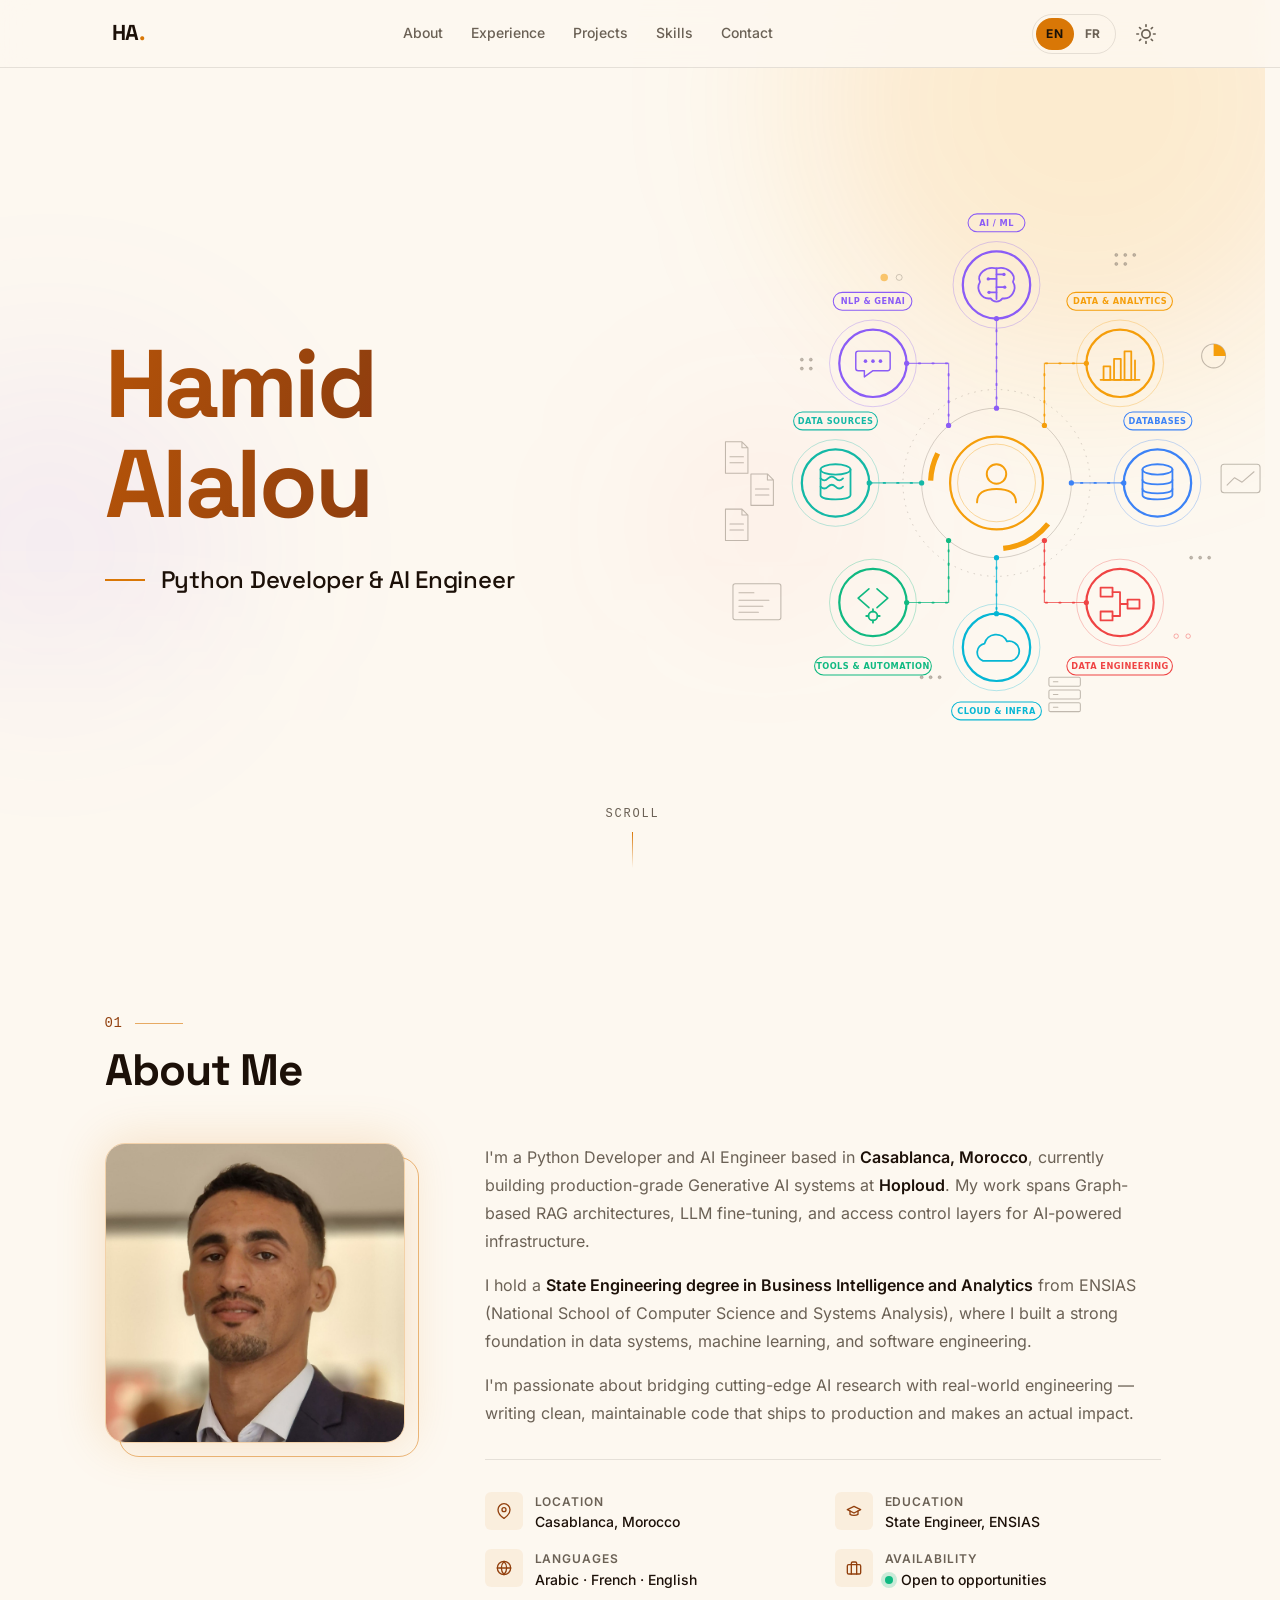
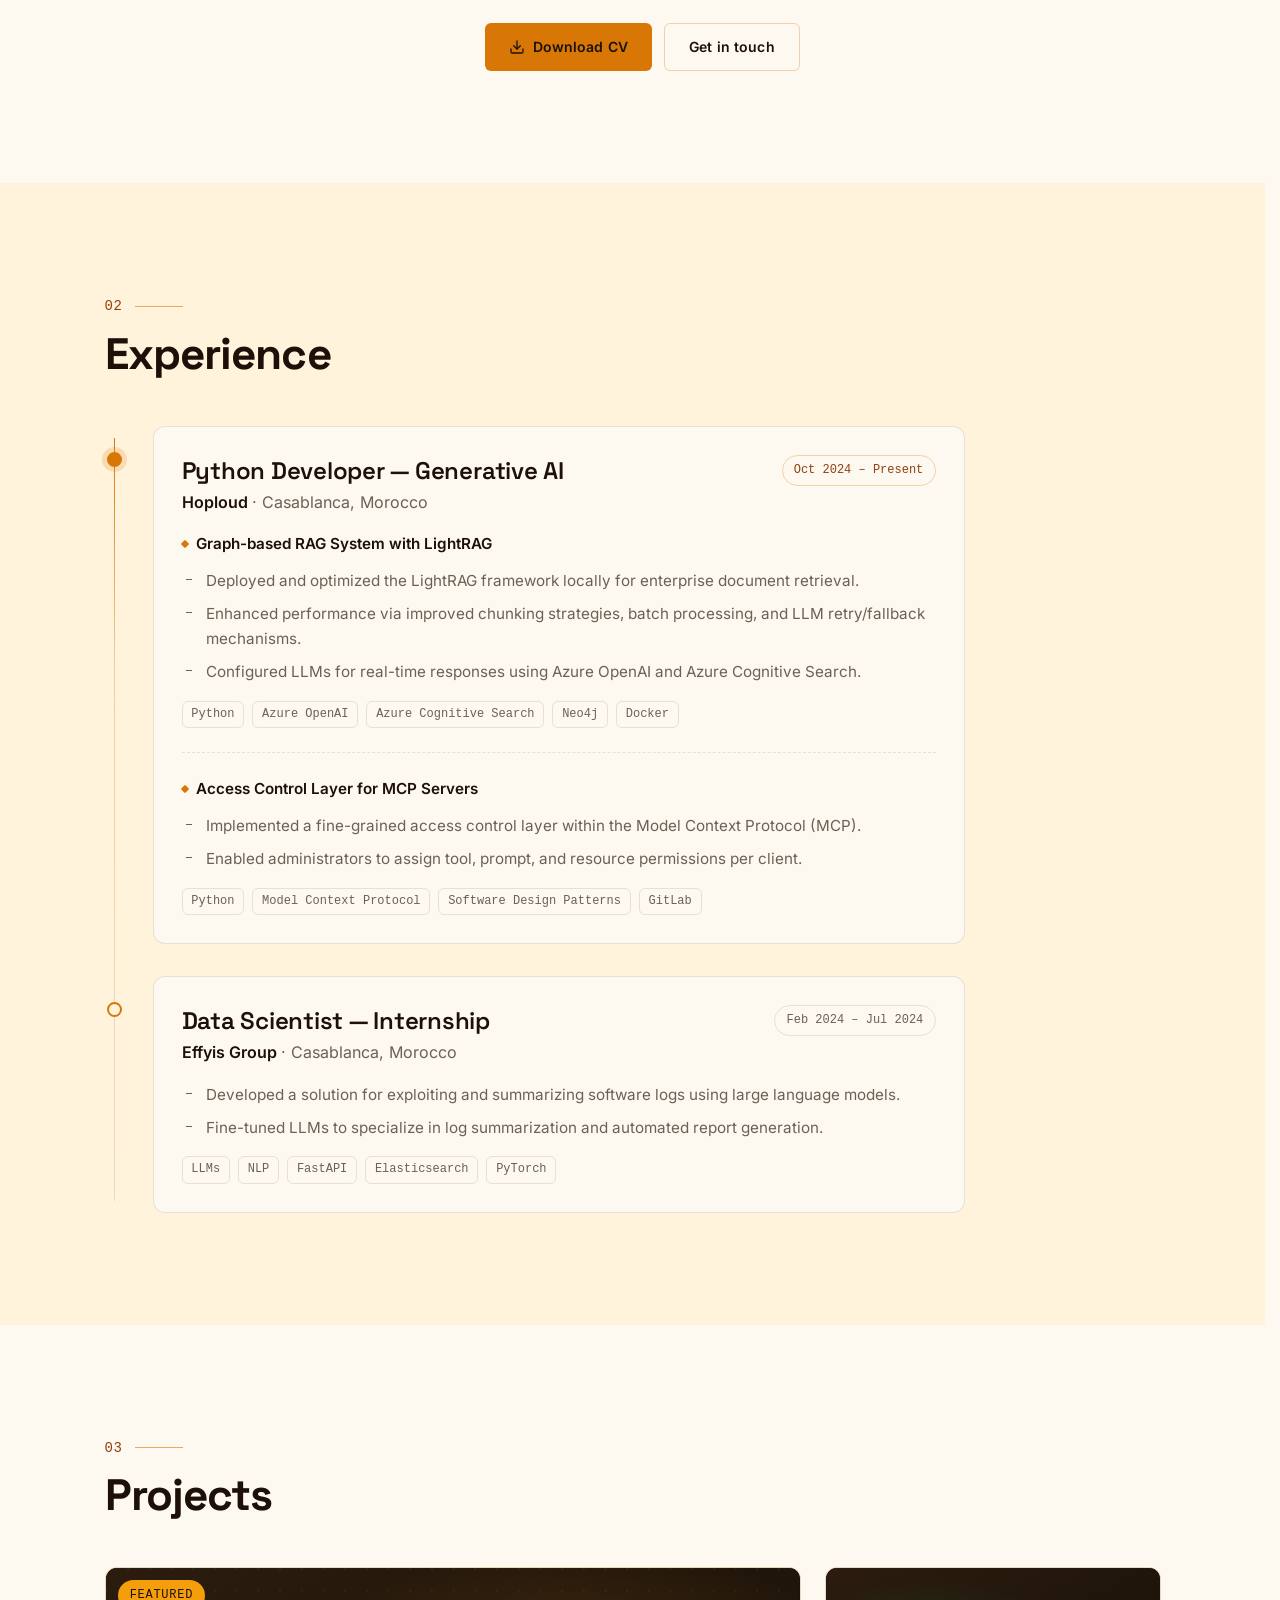
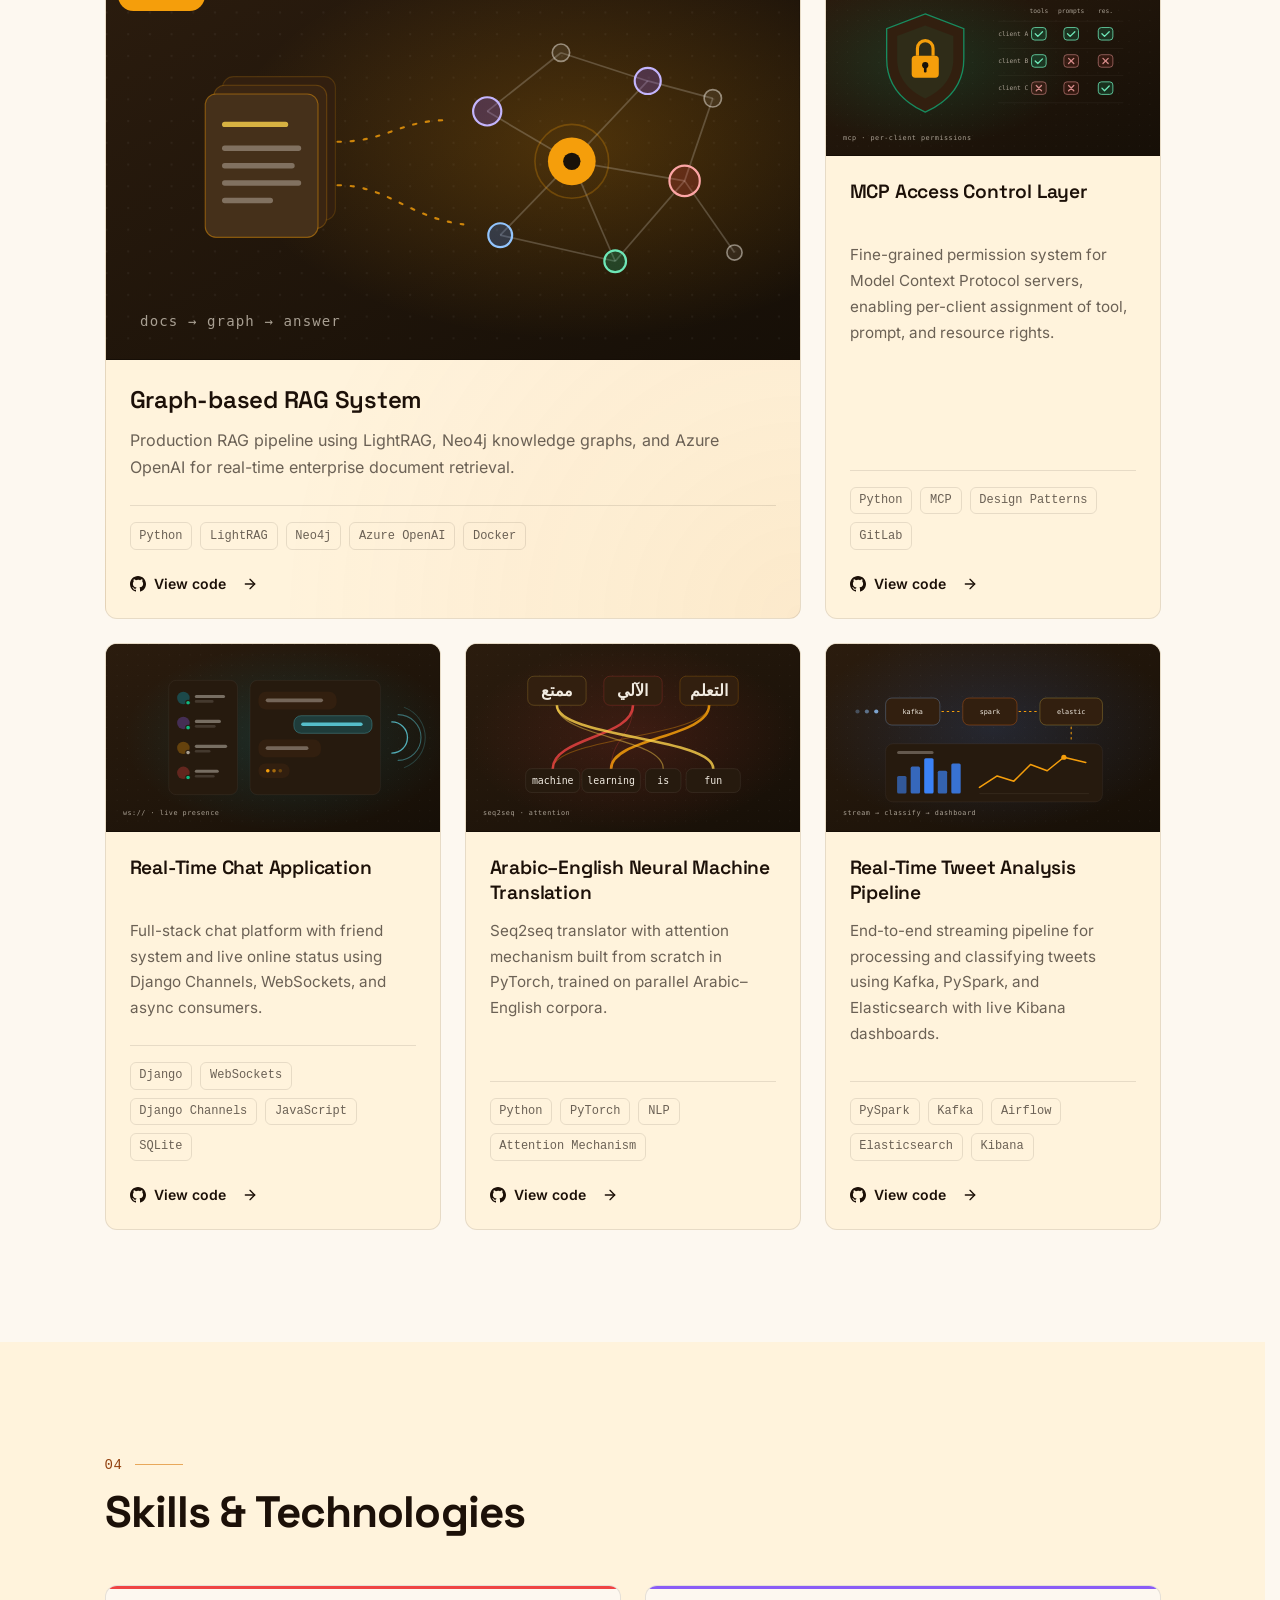
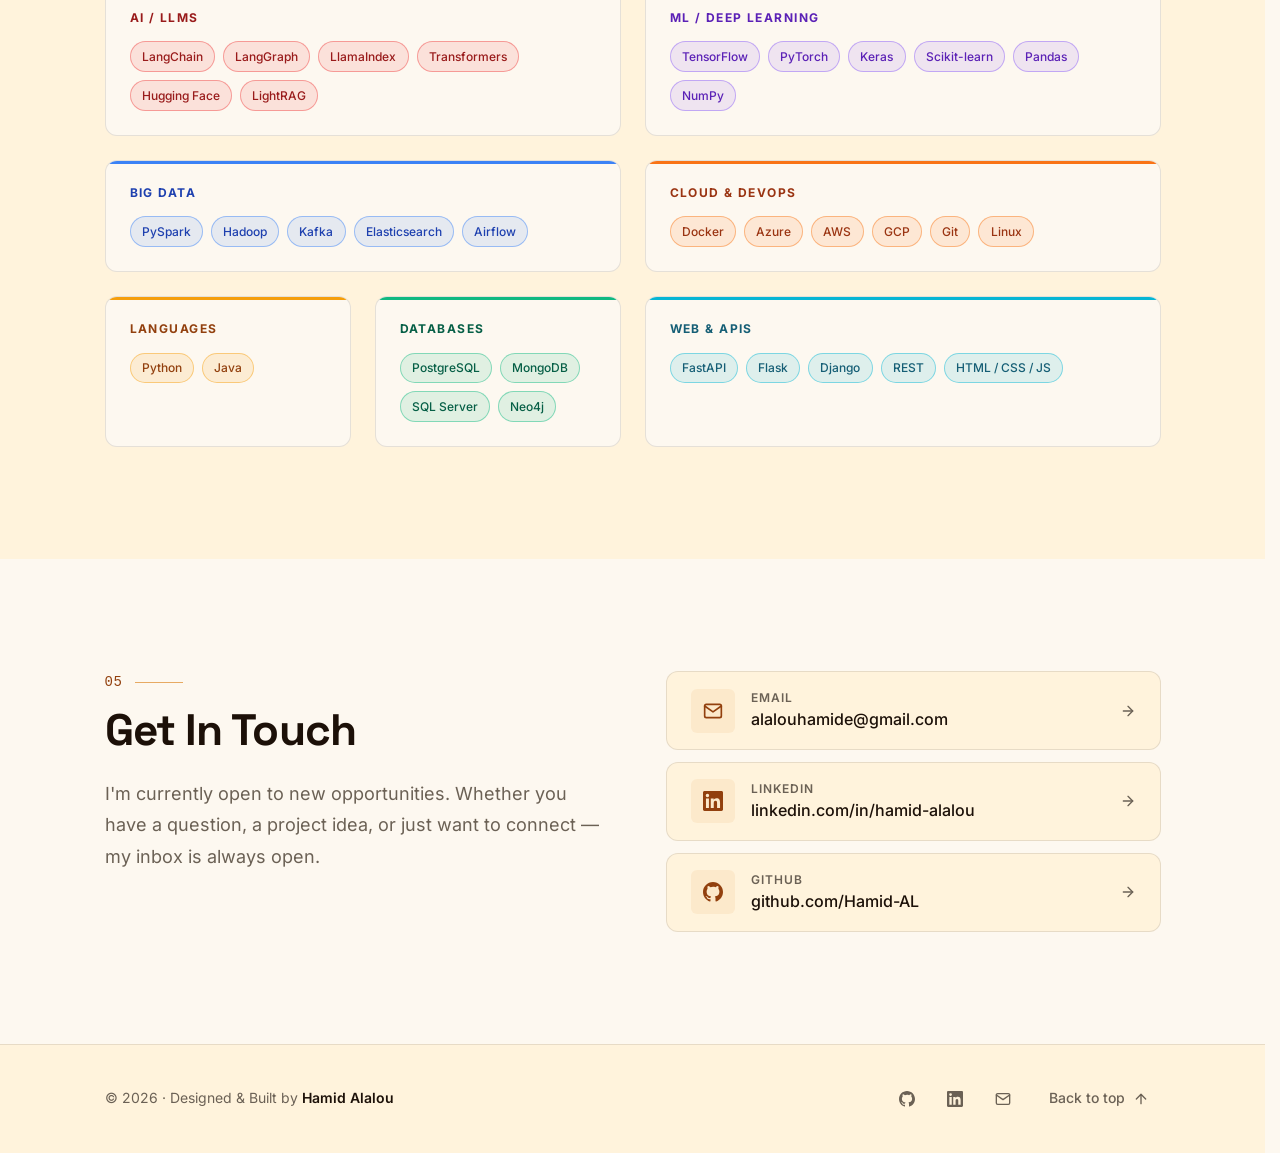
<file: index.html>
<!DOCTYPE html>
<html lang="en" data-theme="dark">
<head>
  <meta charset="UTF-8" />
  <meta name="viewport" content="width=device-width, initial-scale=1.0" />
  <title>Hamid Alalou — AI Engineer</title>
  <meta name="description" content="Hamid Alalou — Python Developer and AI Engineer specializing in LLMs, RAG systems, and real-time data pipelines." />
  <meta name="theme-color" content="#1a1209" />

  <!-- Apply saved / OS theme before first paint (prevents a flash of the wrong theme) -->
  <script>
    (function () {
      try {
        var t = localStorage.getItem('theme');
        if (!t) t = window.matchMedia('(prefers-color-scheme: light)').matches ? 'light' : 'dark';
        document.documentElement.setAttribute('data-theme', t);
      } catch (e) {}
    })();
  </script>

  <!-- Social preview (add og:url / og:image with absolute URLs once the site is deployed) -->
  <meta property="og:type" content="website" />
  <meta property="og:title" content="Hamid Alalou — AI Engineer" />
  <meta property="og:description" content="Python Developer and AI Engineer specializing in LLMs, RAG systems, and real-time data pipelines." />
  <meta property="og:locale" content="en_US" />
  <meta property="og:locale:alternate" content="fr_FR" />
  <meta name="twitter:card" content="summary" />

  <!-- hreflang: replace with absolute URLs once deployed, e.g. https://hamid-al.github.io/<repo>/ -->
  <!--
  <link rel="alternate" hreflang="en" href="https://hamid-al.github.io/REPO/" />
  <link rel="alternate" hreflang="fr" href="https://hamid-al.github.io/REPO/fr/" />
  <link rel="alternate" hreflang="x-default" href="https://hamid-al.github.io/REPO/" />
  -->

  <link rel="icon" href="./assets/favicon.svg" type="image/svg+xml" />
  <link rel="preload" href="./assets/fonts/space-grotesk-latin-wght.woff2" as="font" type="font/woff2" crossorigin />
  <link rel="stylesheet" href="./css/style.css" />
  <noscript><style>.animate { opacity: 1 !important; transform: none !important; }</style></noscript>
</head>
<body>

  <!-- ===== ICON SPRITE ===== -->
  <svg width="0" height="0" style="position:absolute" aria-hidden="true" focusable="false">
    <symbol id="i-github" viewBox="0 0 24 24"><path d="M12 0C5.374 0 0 5.373 0 12c0 5.302 3.438 9.8 8.207 11.387.599.111.793-.261.793-.577v-2.234c-3.338.726-4.033-1.416-4.033-1.416-.546-1.387-1.333-1.756-1.333-1.756-1.089-.745.083-.729.083-.729 1.205.084 1.839 1.237 1.839 1.237 1.07 1.834 2.807 1.304 3.492.997.107-.775.418-1.305.762-1.604-2.665-.305-5.467-1.334-5.467-5.931 0-1.311.469-2.381 1.236-3.221-.124-.303-.535-1.524.117-3.176 0 0 1.008-.322 3.301 1.23A11.509 11.509 0 0 1 12 5.803c1.02.005 2.047.138 3.006.404 2.291-1.552 3.297-1.23 3.297-1.23.653 1.653.242 2.874.118 3.176.77.84 1.235 1.911 1.235 3.221 0 4.609-2.807 5.624-5.479 5.921.43.372.823 1.102.823 2.222v3.293c0 .319.192.694.801.576C20.566 21.797 24 17.3 24 12c0-6.627-5.373-12-12-12z"/></symbol>
    <symbol id="i-linkedin" viewBox="0 0 24 24"><path d="M20.447 20.452h-3.554v-5.569c0-1.328-.027-3.037-1.852-3.037-1.853 0-2.136 1.445-2.136 2.939v5.667H9.351V9h3.414v1.561h.046c.477-.9 1.637-1.85 3.37-1.85 3.601 0 4.267 2.37 4.267 5.455v6.286zM5.337 7.433a2.062 2.062 0 0 1-2.063-2.065 2.064 2.064 0 1 1 2.063 2.065zm1.782 13.019H3.555V9h3.564v11.452zM22.225 0H1.771C.792 0 0 .774 0 1.729v20.542C0 23.227.792 24 1.771 24h20.451C23.2 24 24 23.227 24 22.271V1.729C24 .774 23.2 0 22.222 0h.003z"/></symbol>
    <symbol id="i-mail" viewBox="0 0 24 24"><path d="M4 4h16c1.1 0 2 .9 2 2v12c0 1.1-.9 2-2 2H4c-1.1 0-2-.9-2-2V6c0-1.1.9-2 2-2z"/><polyline points="22,6 12,13 2,6"/></symbol>
    <symbol id="i-pin" viewBox="0 0 24 24"><path d="M21 10c0 7-9 13-9 13s-9-6-9-13a9 9 0 0 1 18 0z"/><circle cx="12" cy="10" r="3"/></symbol>
    <symbol id="i-grad" viewBox="0 0 24 24"><path d="M22 10 12 5 2 10l10 5 10-5z"/><path d="M6 12v5c3 2 9 2 12 0v-5"/></symbol>
    <symbol id="i-globe" viewBox="0 0 24 24"><circle cx="12" cy="12" r="10"/><path d="M2 12h20"/><path d="M12 2a15.3 15.3 0 0 1 4 10 15.3 15.3 0 0 1-4 10 15.3 15.3 0 0 1-4-10 15.3 15.3 0 0 1 4-10z"/></symbol>
    <symbol id="i-briefcase" viewBox="0 0 24 24"><rect x="2" y="7" width="20" height="14" rx="2"/><path d="M16 21V5a2 2 0 0 0-2-2h-4a2 2 0 0 0-2 2v16"/></symbol>
    <symbol id="i-download" viewBox="0 0 24 24"><path d="M21 15v4a2 2 0 0 1-2 2H5a2 2 0 0 1-2-2v-4"/><polyline points="7 10 12 15 17 10"/><line x1="12" y1="15" x2="12" y2="3"/></symbol>
    <symbol id="i-arrow" viewBox="0 0 24 24"><line x1="5" y1="12" x2="19" y2="12"/><polyline points="12 5 19 12 12 19"/></symbol>
    <symbol id="i-arrow-up" viewBox="0 0 24 24"><line x1="12" y1="19" x2="12" y2="5"/><polyline points="5 12 12 5 19 12"/></symbol>
    <symbol id="i-sun" viewBox="0 0 24 24"><circle cx="12" cy="12" r="5"/><path d="M12 1v2M12 21v2M4.22 4.22l1.42 1.42M18.36 18.36l1.42 1.42M1 12h2M21 12h2M4.22 19.78l1.42-1.42M18.36 5.64l1.42-1.42"/></symbol>
    <symbol id="i-moon" viewBox="0 0 24 24"><path d="M21 12.79A9 9 0 1 1 11.21 3 7 7 0 0 0 21 12.79z"/></symbol>
    <symbol id="i-graph" viewBox="0 0 24 24"><circle cx="5" cy="6" r="2.5"/><circle cx="19" cy="6" r="2.5"/><circle cx="12" cy="18" r="2.5"/><path d="M7.2 7.3 10.6 16M16.8 7.3 13.4 16M7.5 6h9"/></symbol>
    <symbol id="i-lock" viewBox="0 0 24 24"><rect x="3" y="11" width="18" height="11" rx="2"/><path d="M7 11V7a5 5 0 0 1 10 0v4"/></symbol>
    <symbol id="i-chat" viewBox="0 0 24 24"><path d="M21 15a2 2 0 0 1-2 2H7l-4 4V5a2 2 0 0 1 2-2h14a2 2 0 0 1 2 2z"/></symbol>
    <symbol id="i-translate" viewBox="0 0 24 24"><path d="m5 8 6 6M4 14l6-6 2-3M2 5h12M7 2h1M22 22l-5-10-5 10M14 18h6"/></symbol>
    <symbol id="i-activity" viewBox="0 0 24 24"><polyline points="22 12 18 12 15 21 9 3 6 12 2 12"/></symbol>
    <symbol id="i-expand" viewBox="0 0 24 24"><polyline points="15 3 21 3 21 9"/><polyline points="9 21 3 21 3 15"/><line x1="21" y1="3" x2="14" y2="10"/><line x1="3" y1="21" x2="10" y2="14"/></symbol>
    <symbol id="i-x" viewBox="0 0 24 24"><line x1="18" y1="6" x2="6" y2="18"/><line x1="6" y1="6" x2="18" y2="18"/></symbol>
    <symbol id="i-book" viewBox="0 0 24 24"><path d="M4 19.5A2.5 2.5 0 0 1 6.5 17H20"/><path d="M6.5 2H20v20H6.5A2.5 2.5 0 0 1 4 19.5v-15A2.5 2.5 0 0 1 6.5 2z"/></symbol>
  </svg>

  <a href="#main" class="skip-link">Skip to content</a>

  <!-- ===== NAV ===== -->
  <header id="site-nav">
    <nav class="nav-container" aria-label="Main">
      <a href="#hero" class="nav-logo" aria-label="Hamid Alalou — back to top">HA<span class="accent">.</span></a>
      <ul class="nav-links" id="nav-links">
        <li><a href="#about">About</a></li>
        <li><a href="#experience">Experience</a></li>
        <li><a href="#projects">Projects</a></li>
        <li><a href="#skills">Skills</a></li>
        <li><a href="#contact">Contact</a></li>
      </ul>
      <div class="nav-actions">
        <div class="lang-switch" role="group" aria-label="Language">
          <a href="./index.html" hreflang="en" lang="en" aria-current="page" aria-label="English">EN</a>
          <a href="./fr/index.html" hreflang="fr" lang="fr" aria-label="Français">FR</a>
        </div>
        <button id="theme-toggle" type="button" aria-label="Toggle color theme"
                data-label-light="Switch to light theme" data-label-dark="Switch to dark theme">
          <svg class="icon icon-sun" aria-hidden="true"><use href="#i-sun"/></svg>
          <svg class="icon icon-moon" aria-hidden="true"><use href="#i-moon"/></svg>
        </button>
        <button class="nav-hamburger" id="nav-hamburger" type="button" aria-label="Menu" aria-expanded="false" aria-controls="nav-links">
          <span class="nav-hamburger-box" aria-hidden="true"><span></span><span></span><span></span></span>
        </button>
      </div>
    </nav>
  </header>

  <main id="main" tabindex="-1">

    <!-- ===== HERO ===== -->
    <section id="hero" aria-label="Introduction">
      <div class="hero-bg-decoration" aria-hidden="true">
        <div class="deco-circle c1"></div>
        <div class="deco-circle c2"></div>
        <div class="deco-circle c3"></div>
      </div>

      <div class="hero-embers" aria-hidden="true">
        <span class="ember"              style="--x:6%;  --s:3px; --d:13s; --delay:-2s;  --drift:20px;  --o:.6"></span>
        <span class="ember ember--hot"   style="--x:15%; --s:2px; --d:10s; --delay:-7s;  --drift:-25px; --o:.5"></span>
        <span class="ember ember--light" style="--x:24%; --s:3px; --d:15s; --delay:-11s; --drift:30px;  --o:.45"></span>
        <span class="ember"              style="--x:33%; --s:2px; --d:11s; --delay:-4s;  --drift:-15px; --o:.55"></span>
        <span class="ember ember--violet" style="--x:42%; --s:3px; --d:14s; --delay:-9s;  --drift:25px;  --o:.4"></span>
        <span class="ember ember--hot"   style="--x:51%; --s:2px; --d:12s; --delay:-1s;  --drift:-30px; --o:.5"></span>
        <span class="ember"              style="--x:60%; --s:4px; --d:16s; --delay:-13s; --drift:15px;  --o:.35"></span>
        <span class="ember ember--light" style="--x:69%; --s:2px; --d:9s;  --delay:-5s;  --drift:-20px; --o:.55"></span>
        <span class="ember ember--red"   style="--x:78%; --s:3px; --d:13s; --delay:-8s;  --drift:35px;  --o:.35"></span>
        <span class="ember"              style="--x:87%; --s:2px; --d:11s; --delay:-3s;  --drift:-10px; --o:.6"></span>
        <span class="ember ember--hot"   style="--x:94%; --s:3px; --d:14s; --delay:-12s; --drift:-35px; --o:.45"></span>
        <span class="ember"              style="--x:3%;  --s:2px; --d:12s; --delay:-6s;  --drift:25px;  --o:.5"></span>
        <span class="ember ember--light" style="--x:10%; --s:2px; --d:15s; --delay:-10s; --drift:-20px; --o:.4"></span>
        <span class="ember"              style="--x:20%; --s:3px; --d:10s; --delay:-2.5s; --drift:15px; --o:.55"></span>
        <span class="ember ember--hot"   style="--x:29%; --s:2px; --d:13s; --delay:-9.5s; --drift:-30px; --o:.45"></span>
        <span class="ember"              style="--x:38%; --s:2px; --d:16s; --delay:-14s; --drift:20px;  --o:.5"></span>
        <span class="ember ember--light" style="--x:47%; --s:3px; --d:11s; --delay:-6.5s; --drift:-15px; --o:.4"></span>
        <span class="ember"              style="--x:56%; --s:2px; --d:12s; --delay:-3.5s; --drift:30px; --o:.55"></span>
        <span class="ember ember--violet" style="--x:65%; --s:2px; --d:15s; --delay:-12.5s; --drift:-25px; --o:.35"></span>
        <span class="ember ember--hot"   style="--x:74%; --s:3px; --d:10s; --delay:-7.5s; --drift:10px; --o:.5"></span>
        <span class="ember"              style="--x:83%; --s:2px; --d:14s; --delay:-1.5s; --drift:-20px; --o:.45"></span>
        <span class="ember ember--light" style="--x:90%; --s:3px; --d:12s; --delay:-10.5s; --drift:25px; --o:.4"></span>
        <span class="ember"              style="--x:45%; --s:2px; --d:9s;  --delay:-4.5s; --drift:-10px; --o:.6"></span>
        <span class="ember ember--hot"   style="--x:72%; --s:2px; --d:13s; --delay:-11.5s; --drift:15px; --o:.5"></span>
      </div>

      <div class="hero-inner">
        <div class="hero-content">
          <h1 class="hero-name"><span class="hero-name-line">Hamid</span> <span class="hero-name-line">Alalou</span></h1>
          <p class="hero-title">Python Developer &amp; AI Engineer</p>
        </div>

        <div class="hero-visual" aria-hidden="true">
          <img class="hero-graph" src="./assets/hero-data.svg" alt="" width="480" height="480">
        </div>
      </div>

      <a href="#about" class="scroll-cue">
        <span>Scroll</span>
        <span class="scroll-cue-line" aria-hidden="true"></span>
      </a>
    </section>

    <!-- ===== ABOUT ===== -->
    <section id="about" class="section" aria-labelledby="about-title">
      <div class="container">
        <div class="section-head animate">
          <p class="section-eyebrow" aria-hidden="true">01</p>
          <h2 id="about-title">About Me</h2>
        </div>
        <div class="about-grid">
          <div class="about-photo animate">
            <img src="./assets/photo.jpeg" alt="Portrait of Hamid Alalou" width="300" height="300" loading="lazy" decoding="async" />
          </div>
          <div class="about-text animate">
            <p>I'm a Python Developer and AI Engineer based in <strong>Casablanca, Morocco</strong>, currently building production-grade Generative AI systems at <strong>Hoploud</strong>. My work spans Graph-based RAG architectures, LLM fine-tuning, and access control layers for AI-powered infrastructure.</p>
            <p>I hold a <strong>State Engineering degree in Business Intelligence and Analytics</strong> from ENSIAS (National School of Computer Science and Systems Analysis), where I built a strong foundation in data systems, machine learning, and software engineering.</p>
            <p>I'm passionate about bridging cutting-edge AI research with real-world engineering — writing clean, maintainable code that ships to production and makes an actual impact.</p>

            <ul class="about-facts">
              <li class="about-fact">
                <span class="fact-icon"><svg class="icon icon--sm" aria-hidden="true"><use href="#i-pin"/></svg></span>
                <span><span class="fact-label">Location</span><span class="fact-value">Casablanca, Morocco</span></span>
              </li>
              <li class="about-fact">
                <span class="fact-icon"><svg class="icon icon--sm" aria-hidden="true"><use href="#i-grad"/></svg></span>
                <span><span class="fact-label">Education</span><span class="fact-value">State Engineer, ENSIAS</span></span>
              </li>
              <li class="about-fact">
                <span class="fact-icon"><svg class="icon icon--sm" aria-hidden="true"><use href="#i-globe"/></svg></span>
                <span><span class="fact-label">Languages</span><span class="fact-value">Arabic · French · English</span></span>
              </li>
              <li class="about-fact">
                <span class="fact-icon"><svg class="icon icon--sm" aria-hidden="true"><use href="#i-briefcase"/></svg></span>
                <span><span class="fact-label">Availability</span><span class="fact-value"><span class="status-dot" aria-hidden="true"></span>Open to opportunities</span></span>
              </li>
            </ul>

            <div class="about-actions">
              <a href="./assets/cv-en.pdf" download class="btn btn-primary">
                <svg class="icon icon--sm" aria-hidden="true"><use href="#i-download"/></svg>
                Download CV
              </a>
              <a href="#contact" class="btn btn-secondary">Get in touch</a>
            </div>
          </div>
        </div>
      </div>
    </section>

    <!-- ===== EXPERIENCE ===== -->
    <section id="experience" class="section section-alt" aria-labelledby="experience-title">
      <div class="container">
        <div class="section-head animate">
          <p class="section-eyebrow" aria-hidden="true">02</p>
          <h2 id="experience-title">Experience</h2>
        </div>
        <ol class="timeline">

          <li class="timeline-item timeline-item--current animate">
            <span class="timeline-marker" aria-hidden="true"></span>
            <article class="timeline-body">
              <div class="timeline-header">
                <div>
                  <h3>Python Developer — Generative AI</h3>
                  <p class="timeline-company">Hoploud <span class="timeline-location">· Casablanca, Morocco</span></p>
                </div>
                <span class="timeline-date"><time datetime="2024-10">Oct 2024</time> – Present</span>
              </div>

              <div class="timeline-project">
                <p class="project-label">Graph-based RAG System with LightRAG</p>
                <ul class="timeline-list">
                  <li>Deployed and optimized the LightRAG framework locally for enterprise document retrieval.</li>
                  <li>Enhanced performance via improved chunking strategies, batch processing, and LLM retry/fallback mechanisms.</li>
                  <li>Configured LLMs for real-time responses using Azure OpenAI and Azure Cognitive Search.</li>
                </ul>
                <ul class="chip-list" aria-label="Technologies">
                  <li class="chip">Python</li>
                  <li class="chip">Azure OpenAI</li>
                  <li class="chip">Azure Cognitive Search</li>
                  <li class="chip">Neo4j</li>
                  <li class="chip">Docker</li>
                </ul>
              </div>

              <div class="timeline-project">
                <p class="project-label">Access Control Layer for MCP Servers</p>
                <ul class="timeline-list">
                  <li>Implemented a fine-grained access control layer within the Model Context Protocol (MCP).</li>
                  <li>Enabled administrators to assign tool, prompt, and resource permissions per client.</li>
                </ul>
                <ul class="chip-list" aria-label="Technologies">
                  <li class="chip">Python</li>
                  <li class="chip">Model Context Protocol</li>
                  <li class="chip">Software Design Patterns</li>
                  <li class="chip">GitLab</li>
                </ul>
              </div>
            </article>
          </li>

          <li class="timeline-item animate">
            <span class="timeline-marker" aria-hidden="true"></span>
            <article class="timeline-body">
              <div class="timeline-header">
                <div>
                  <h3>Data Scientist — Internship</h3>
                  <p class="timeline-company">Effyis Group <span class="timeline-location">· Casablanca, Morocco</span></p>
                </div>
                <span class="timeline-date"><time datetime="2024-02">Feb 2024</time> – <time datetime="2024-07">Jul 2024</time></span>
              </div>
              <ul class="timeline-list">
                <li>Developed a solution for exploiting and summarizing software logs using large language models.</li>
                <li>Fine-tuned LLMs to specialize in log summarization and automated report generation.</li>
              </ul>
              <ul class="chip-list" aria-label="Technologies">
                <li class="chip">LLMs</li>
                <li class="chip">NLP</li>
                <li class="chip">FastAPI</li>
                <li class="chip">Elasticsearch</li>
                <li class="chip">PyTorch</li>
              </ul>
            </article>
          </li>

        </ol>
      </div>
    </section>

    <!-- ===== PROJECTS ===== -->
    <section id="projects" class="section" aria-labelledby="projects-title">
      <div class="container">
        <div class="section-head animate">
          <p class="section-eyebrow" aria-hidden="true">03</p>
          <h2 id="projects-title">Projects</h2>
        </div>
        <div class="projects-grid" data-stagger>

          <article class="project-card project-card--featured animate">
            <div class="project-media">
              <img src="./assets/projects/graph-rag.svg" alt="" width="640" height="360" loading="lazy" decoding="async">
              <span class="project-badge">Featured</span>
              <span class="project-media-hint" aria-hidden="true"><svg class="icon icon--sm"><use href="#i-expand"/></svg>README</span>
            </div>
            <div class="project-body">
              <h3><button type="button" class="project-open" aria-haspopup="dialog">Graph-based RAG System<span class="sr-only"> — details and README</span></button></h3>
              <p>Production RAG pipeline using LightRAG, Neo4j knowledge graphs, and Azure OpenAI for real-time enterprise document retrieval.</p>
              <div class="project-card-footer">
                <ul class="chip-list" aria-label="Technologies">
                  <li class="chip">Python</li><li class="chip">LightRAG</li><li class="chip">Neo4j</li><li class="chip">Azure OpenAI</li><li class="chip">Docker</li>
                </ul>
                <a href="https://github.com/Hamid-AL/lightrag-rag-system" target="_blank" rel="noopener" class="project-link">
                  <svg class="icon icon--fill icon--sm" aria-hidden="true"><use href="#i-github"/></svg>
                  View code<span class="sr-only">: Graph-based RAG System (opens GitHub in a new tab)</span>
                  <svg class="icon icon--sm icon-arrow" aria-hidden="true"><use href="#i-arrow"/></svg>
                </a>
              </div>
            </div>
          </article>

          <article class="project-card animate">
            <div class="project-media">
              <img src="./assets/projects/mcp-access.svg" alt="" width="640" height="360" loading="lazy" decoding="async">
              <span class="project-media-hint" aria-hidden="true"><svg class="icon icon--sm"><use href="#i-expand"/></svg>README</span>
            </div>
            <div class="project-body">
              <h3><button type="button" class="project-open" aria-haspopup="dialog">MCP Access Control Layer<span class="sr-only"> — details and README</span></button></h3>
              <p>Fine-grained permission system for Model Context Protocol servers, enabling per-client assignment of tool, prompt, and resource rights.</p>
              <div class="project-card-footer">
                <ul class="chip-list" aria-label="Technologies">
                  <li class="chip">Python</li><li class="chip">MCP</li><li class="chip">Design Patterns</li><li class="chip">GitLab</li>
                </ul>
                <a href="https://github.com/Hamid-AL/mcp-access-control" target="_blank" rel="noopener" class="project-link">
                  <svg class="icon icon--fill icon--sm" aria-hidden="true"><use href="#i-github"/></svg>
                  View code<span class="sr-only">: MCP Access Control Layer (opens GitHub in a new tab)</span>
                  <svg class="icon icon--sm icon-arrow" aria-hidden="true"><use href="#i-arrow"/></svg>
                </a>
              </div>
            </div>
          </article>

          <article class="project-card animate">
            <div class="project-media">
              <img src="./assets/projects/realtime-chat.svg" alt="" width="640" height="360" loading="lazy" decoding="async">
              <span class="project-media-hint" aria-hidden="true"><svg class="icon icon--sm"><use href="#i-expand"/></svg>README</span>
            </div>
            <div class="project-body">
              <h3><button type="button" class="project-open" aria-haspopup="dialog">Real-Time Chat Application<span class="sr-only"> — details and README</span></button></h3>
              <p>Full-stack chat platform with friend system and live online status using Django Channels, WebSockets, and async consumers.</p>
              <div class="project-card-footer">
                <ul class="chip-list" aria-label="Technologies">
                  <li class="chip">Django</li><li class="chip">WebSockets</li><li class="chip">Django Channels</li><li class="chip">JavaScript</li><li class="chip">SQLite</li>
                </ul>
                <a href="https://github.com/Hamid-AL/realtime-chat-app" target="_blank" rel="noopener" class="project-link">
                  <svg class="icon icon--fill icon--sm" aria-hidden="true"><use href="#i-github"/></svg>
                  View code<span class="sr-only">: Real-Time Chat Application (opens GitHub in a new tab)</span>
                  <svg class="icon icon--sm icon-arrow" aria-hidden="true"><use href="#i-arrow"/></svg>
                </a>
              </div>
            </div>
          </article>

          <article class="project-card animate">
            <div class="project-media">
              <img src="./assets/projects/arabic-nmt.svg" alt="" width="640" height="360" loading="lazy" decoding="async">
              <span class="project-media-hint" aria-hidden="true"><svg class="icon icon--sm"><use href="#i-expand"/></svg>README</span>
            </div>
            <div class="project-body">
              <h3><button type="button" class="project-open" aria-haspopup="dialog">Arabic–English Neural Machine Translation<span class="sr-only"> — details and README</span></button></h3>
              <p>Seq2seq translator with attention mechanism built from scratch in PyTorch, trained on parallel Arabic–English corpora.</p>
              <div class="project-card-footer">
                <ul class="chip-list" aria-label="Technologies">
                  <li class="chip">Python</li><li class="chip">PyTorch</li><li class="chip">NLP</li><li class="chip">Attention Mechanism</li>
                </ul>
                <a href="https://github.com/Hamid-AL/arabic-nmt" target="_blank" rel="noopener" class="project-link">
                  <svg class="icon icon--fill icon--sm" aria-hidden="true"><use href="#i-github"/></svg>
                  View code<span class="sr-only">: Arabic–English Neural Machine Translation (opens GitHub in a new tab)</span>
                  <svg class="icon icon--sm icon-arrow" aria-hidden="true"><use href="#i-arrow"/></svg>
                </a>
              </div>
            </div>
          </article>

          <article class="project-card animate">
            <div class="project-media">
              <img src="./assets/projects/tweet-pipeline.svg" alt="" width="640" height="360" loading="lazy" decoding="async">
              <span class="project-media-hint" aria-hidden="true"><svg class="icon icon--sm"><use href="#i-expand"/></svg>README</span>
            </div>
            <div class="project-body">
              <h3><button type="button" class="project-open" aria-haspopup="dialog">Real-Time Tweet Analysis Pipeline<span class="sr-only"> — details and README</span></button></h3>
              <p>End-to-end streaming pipeline for processing and classifying tweets using Kafka, PySpark, and Elasticsearch with live Kibana dashboards.</p>
              <div class="project-card-footer">
                <ul class="chip-list" aria-label="Technologies">
                  <li class="chip">PySpark</li><li class="chip">Kafka</li><li class="chip">Airflow</li><li class="chip">Elasticsearch</li><li class="chip">Kibana</li>
                </ul>
                <a href="https://github.com/Hamid-AL/tweet-conflict-analysis" target="_blank" rel="noopener" class="project-link">
                  <svg class="icon icon--fill icon--sm" aria-hidden="true"><use href="#i-github"/></svg>
                  View code<span class="sr-only">: Real-Time Tweet Analysis Pipeline (opens GitHub in a new tab)</span>
                  <svg class="icon icon--sm icon-arrow" aria-hidden="true"><use href="#i-arrow"/></svg>
                </a>
              </div>
            </div>
          </article>

        </div>
      </div>
    </section>

    <!-- ===== SKILLS ===== -->
    <section id="skills" class="section section-alt" aria-labelledby="skills-title">
      <div class="container">
        <div class="section-head animate">
          <p class="section-eyebrow" aria-hidden="true">04</p>
          <h2 id="skills-title">Skills &amp; Technologies</h2>
        </div>
        <div class="skills-grid" data-stagger>

          <div class="skill-group skill-group--wide cat-red animate">
            <h3 class="skill-group-title">AI / LLMs</h3>
            <ul class="tag-list">
              <li class="tag">LangChain</li>
              <li class="tag">LangGraph</li>
              <li class="tag">LlamaIndex</li>
              <li class="tag">Transformers</li>
              <li class="tag">Hugging Face</li>
              <li class="tag">LightRAG</li>
            </ul>
          </div>

          <div class="skill-group skill-group--wide cat-purple animate">
            <h3 class="skill-group-title">ML / Deep Learning</h3>
            <ul class="tag-list">
              <li class="tag">TensorFlow</li>
              <li class="tag">PyTorch</li>
              <li class="tag">Keras</li>
              <li class="tag">Scikit-learn</li>
              <li class="tag">Pandas</li>
              <li class="tag">NumPy</li>
            </ul>
          </div>

          <div class="skill-group skill-group--wide cat-blue animate">
            <h3 class="skill-group-title">Big Data</h3>
            <ul class="tag-list">
              <li class="tag">PySpark</li>
              <li class="tag">Hadoop</li>
              <li class="tag">Kafka</li>
              <li class="tag">Elasticsearch</li>
              <li class="tag">Airflow</li>
            </ul>
          </div>

          <div class="skill-group skill-group--wide cat-orange animate">
            <h3 class="skill-group-title">Cloud &amp; DevOps</h3>
            <ul class="tag-list">
              <li class="tag">Docker</li>
              <li class="tag">Azure</li>
              <li class="tag">AWS</li>
              <li class="tag">GCP</li>
              <li class="tag">Git</li>
              <li class="tag">Linux</li>
            </ul>
          </div>

          <div class="skill-group cat-amber animate">
            <h3 class="skill-group-title">Languages</h3>
            <ul class="tag-list">
              <li class="tag">Python</li>
              <li class="tag">Java</li>
            </ul>
          </div>

          <div class="skill-group cat-green animate">
            <h3 class="skill-group-title">Databases</h3>
            <ul class="tag-list">
              <li class="tag">PostgreSQL</li>
              <li class="tag">MongoDB</li>
              <li class="tag">SQL Server</li>
              <li class="tag">Neo4j</li>
            </ul>
          </div>

          <div class="skill-group skill-group--wide skill-group--full cat-cyan animate">
            <h3 class="skill-group-title">Web &amp; APIs</h3>
            <ul class="tag-list">
              <li class="tag">FastAPI</li>
              <li class="tag">Flask</li>
              <li class="tag">Django</li>
              <li class="tag">REST</li>
              <li class="tag">HTML / CSS / JS</li>
            </ul>
          </div>

        </div>
      </div>
    </section>

    <!-- ===== CONTACT ===== -->
    <section id="contact" class="section" aria-labelledby="contact-title">
      <div class="container">
        <div class="contact-grid">
          <div class="animate">
            <div class="section-head">
              <p class="section-eyebrow" aria-hidden="true">05</p>
              <h2 id="contact-title">Get In Touch</h2>
            </div>
            <p class="contact-intro">I'm currently open to new opportunities. Whether you have a question, a project idea, or just want to connect — my inbox is always open.</p>
          </div>

          <ul class="contact-list animate">
            <li>
              <a href="mailto:alalouhamide@gmail.com" class="contact-row">
                <span class="fact-icon"><svg class="icon" aria-hidden="true"><use href="#i-mail"/></svg></span>
                <span class="contact-row-text"><span class="fact-label">Email</span><span class="contact-row-value">alalouhamide@gmail.com</span></span>
                <svg class="icon icon--sm icon-arrow" aria-hidden="true"><use href="#i-arrow"/></svg>
              </a>
            </li>
            <li>
              <a href="https://linkedin.com/in/hamid-alalou" target="_blank" rel="noopener" class="contact-row">
                <span class="fact-icon"><svg class="icon icon--fill" aria-hidden="true"><use href="#i-linkedin"/></svg></span>
                <span class="contact-row-text"><span class="fact-label">LinkedIn</span><span class="contact-row-value">linkedin.com/in/hamid-alalou</span></span>
                <svg class="icon icon--sm icon-arrow" aria-hidden="true"><use href="#i-arrow"/></svg>
              </a>
            </li>
            <li>
              <a href="https://github.com/Hamid-AL" target="_blank" rel="noopener" class="contact-row">
                <span class="fact-icon"><svg class="icon icon--fill" aria-hidden="true"><use href="#i-github"/></svg></span>
                <span class="contact-row-text"><span class="fact-label">GitHub</span><span class="contact-row-value">github.com/Hamid-AL</span></span>
                <svg class="icon icon--sm icon-arrow" aria-hidden="true"><use href="#i-arrow"/></svg>
              </a>
            </li>
          </ul>
        </div>
      </div>
    </section>

  </main>

  <footer>
    <div class="footer-inner">
      <p>© <span data-year>2026</span> · Designed &amp; Built by <strong>Hamid Alalou</strong></p>
      <div class="footer-links">
        <a href="https://github.com/Hamid-AL" target="_blank" rel="noopener" aria-label="GitHub"><svg class="icon icon--fill icon--sm" aria-hidden="true"><use href="#i-github"/></svg></a>
        <a href="https://linkedin.com/in/hamid-alalou" target="_blank" rel="noopener" aria-label="LinkedIn"><svg class="icon icon--fill icon--sm" aria-hidden="true"><use href="#i-linkedin"/></svg></a>
        <a href="mailto:alalouhamide@gmail.com" aria-label="Email"><svg class="icon icon--sm" aria-hidden="true"><use href="#i-mail"/></svg></a>
        <a href="#hero" class="back-to-top">Back to top <svg class="icon icon--sm" aria-hidden="true"><use href="#i-arrow-up"/></svg></a>
      </div>
    </div>
  </footer>

  <!-- Project details: filled from the clicked card by initProjectDialog() -->
  <dialog id="project-dialog" class="project-dialog" aria-labelledby="pd-title" data-msg-loading="Loading README…" data-msg-error="The README couldn’t be loaded right now. You can still read it on GitHub." data-msg-missing="No README is published for this project yet.">
    <div class="pd-panel">
      <button type="button" class="pd-close" data-close aria-label="Close"><svg class="icon" aria-hidden="true"><use href="#i-x"/></svg></button>
      <div class="pd-scroll">
        <div class="pd-media"><img alt="" width="640" height="360"></div>
        <div class="pd-content">
          <h2 id="pd-title" class="pd-title"></h2>
          <p class="pd-desc"></p>
          <div class="pd-chips"></div>
          <a class="btn btn-secondary pd-github" href="https://github.com/Hamid-AL" target="_blank" rel="noopener">
            <svg class="icon icon--fill icon--sm" aria-hidden="true"><use href="#i-github"/></svg>
            View on GitHub
          </a>
          <section class="pd-readme" aria-label="README">
            <p class="pd-readme-label" aria-hidden="true"><svg class="icon icon--sm"><use href="#i-book"/></svg>README.md</p>
            <div class="readme" aria-live="polite"></div>
          </section>
        </div>
      </div>
    </div>
  </dialog>

  <script src="./js/main.js"></script>
</body>
</html>
</file>
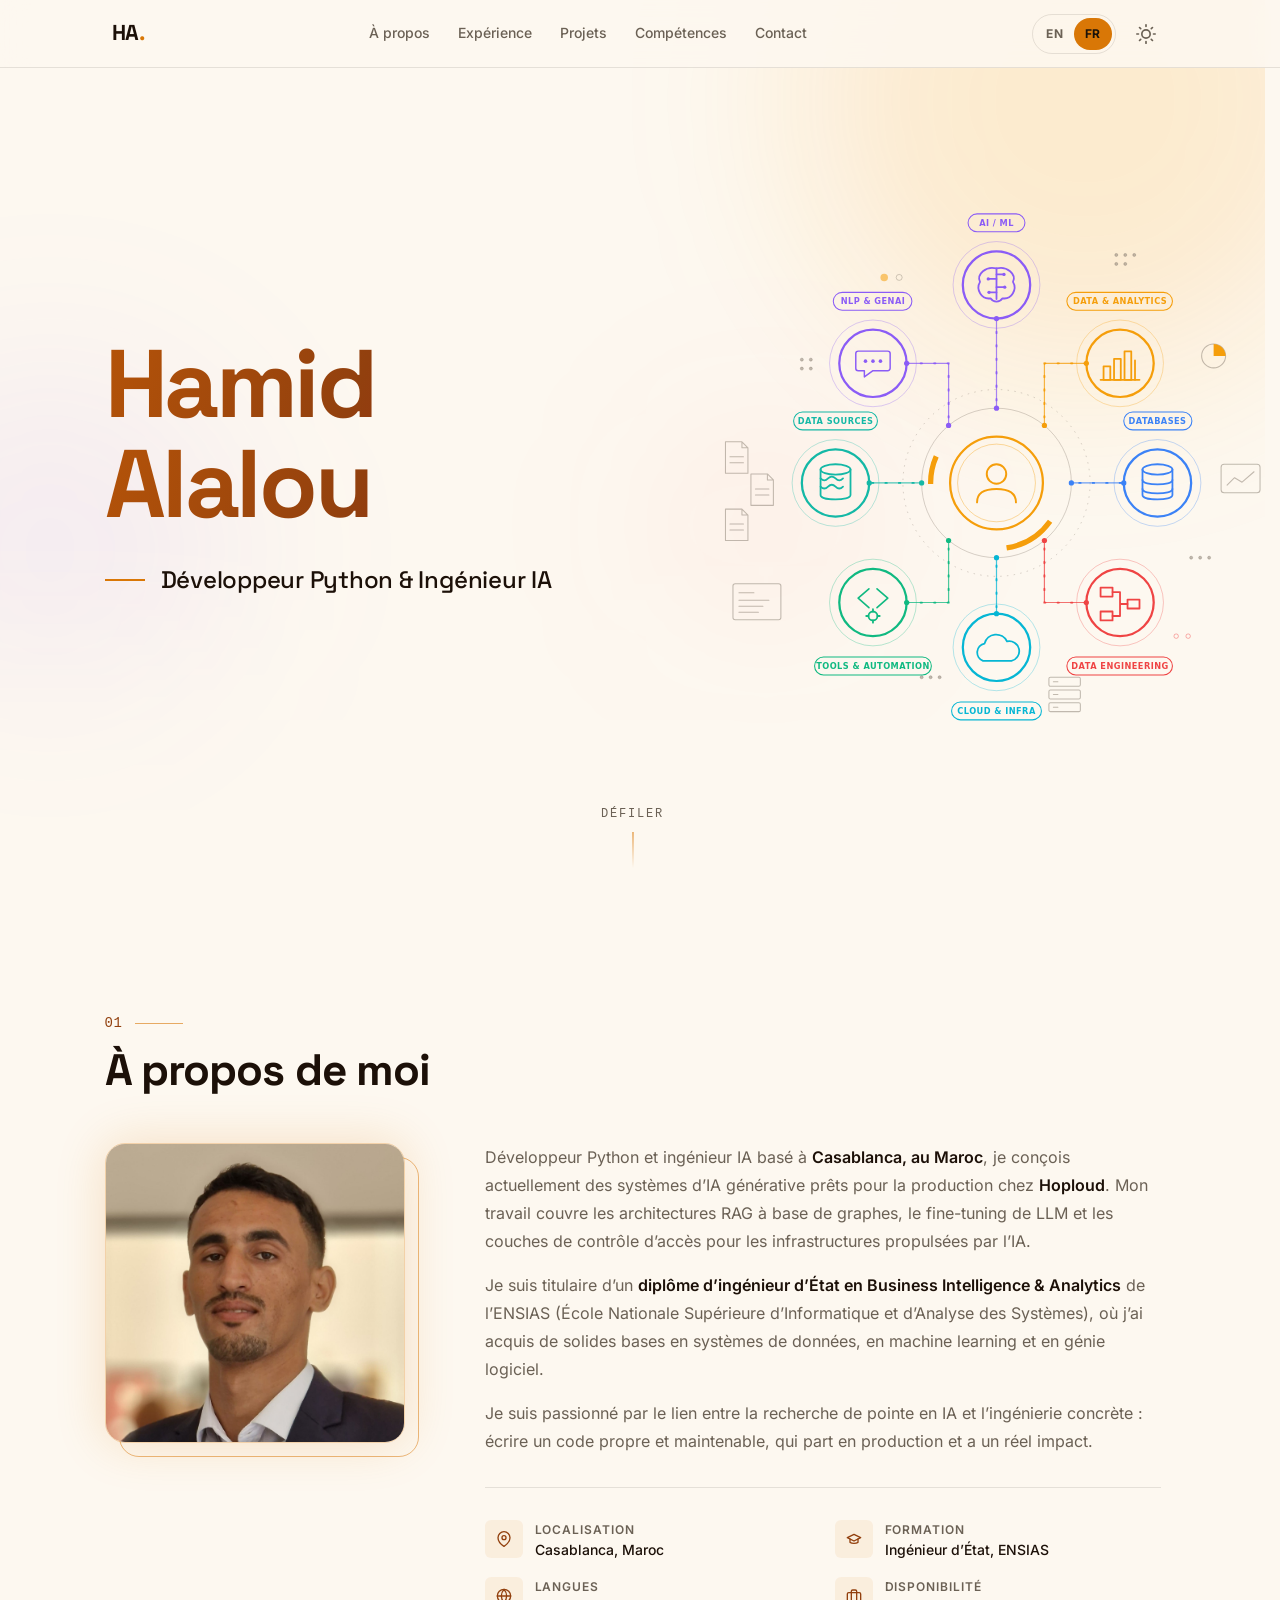
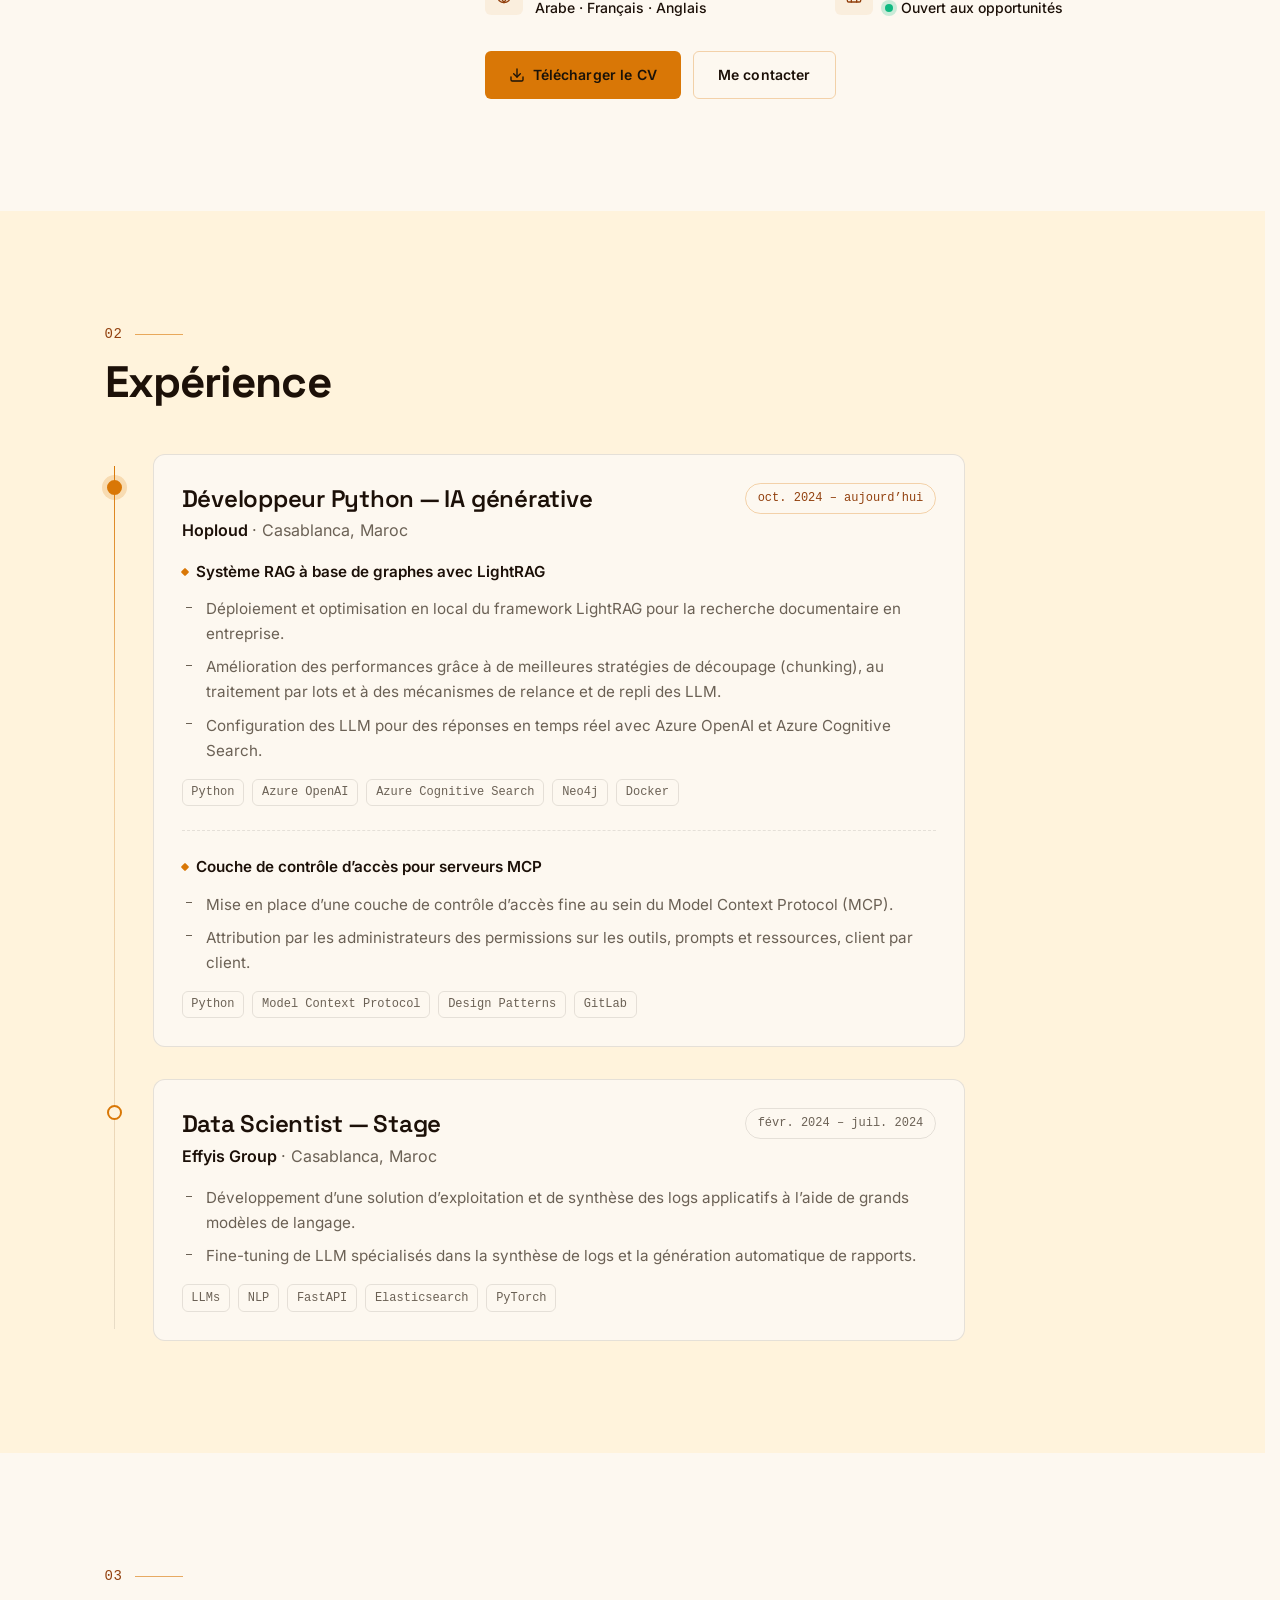
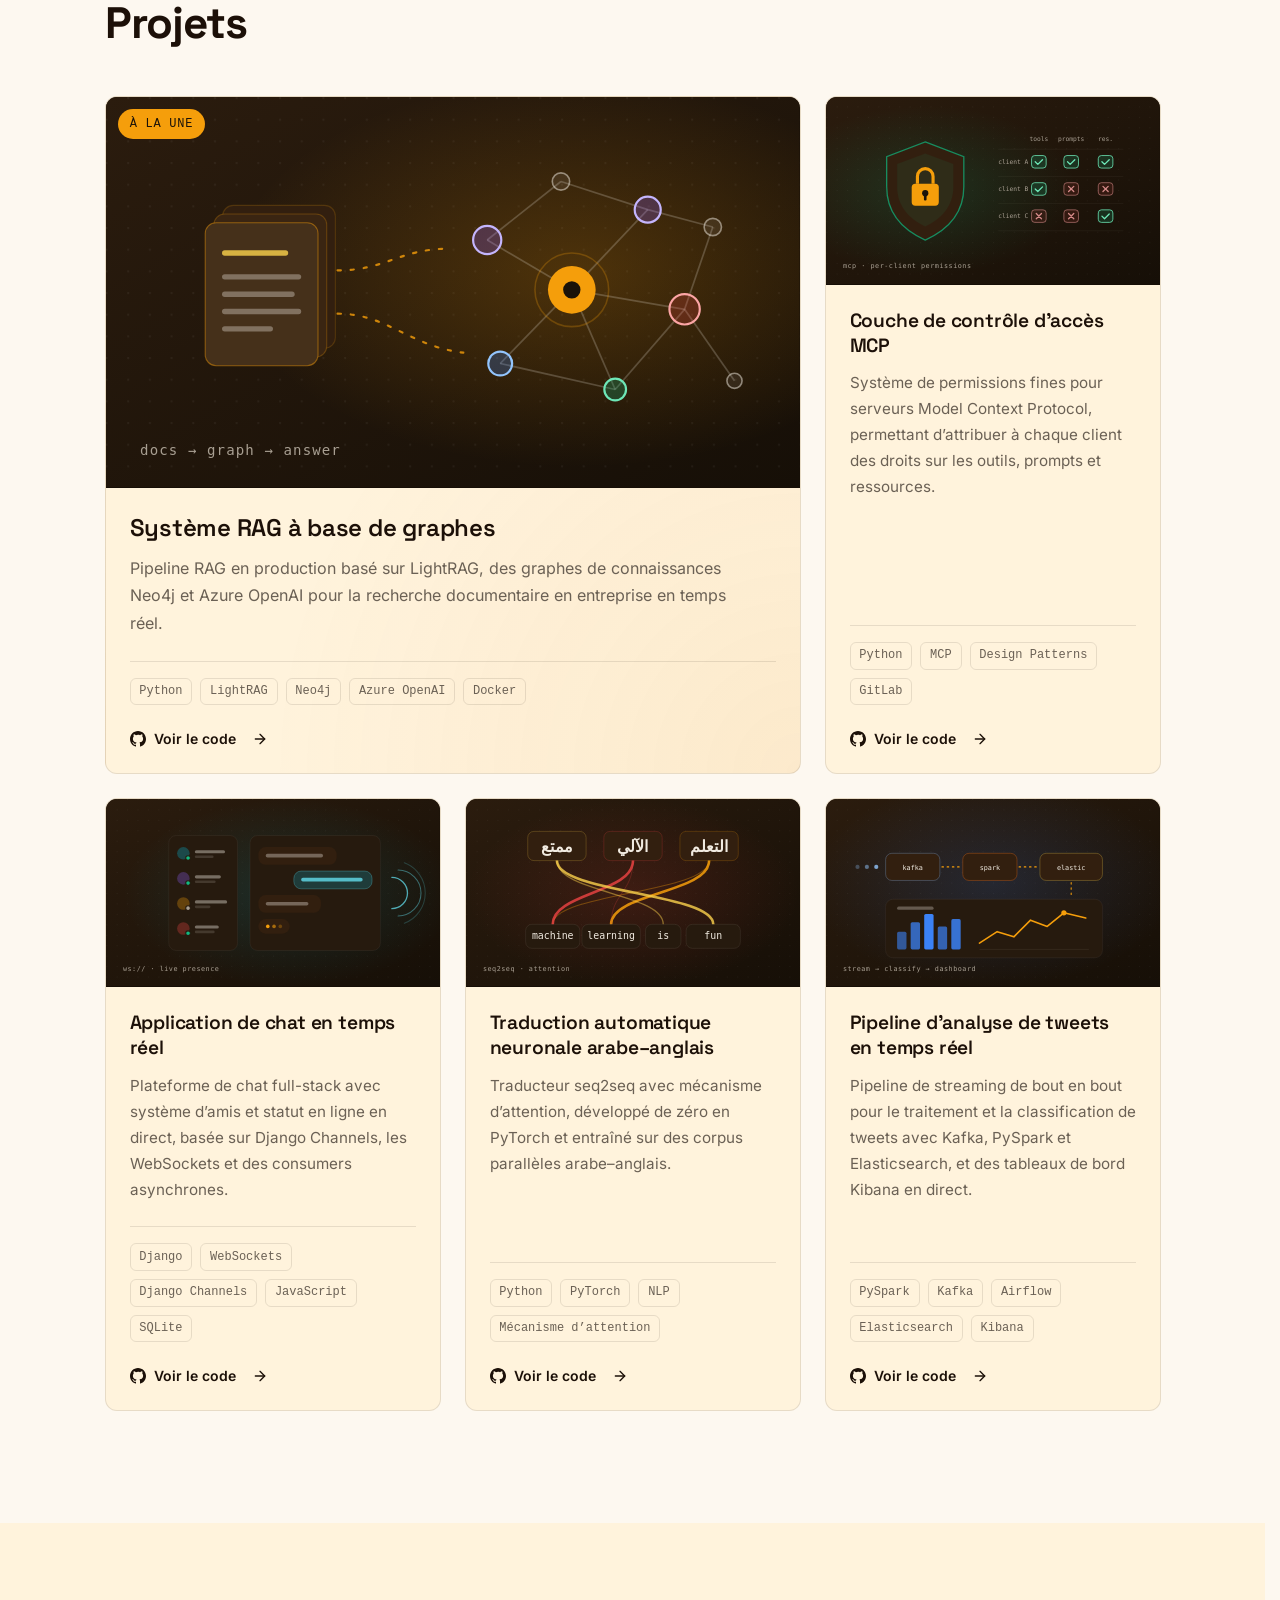
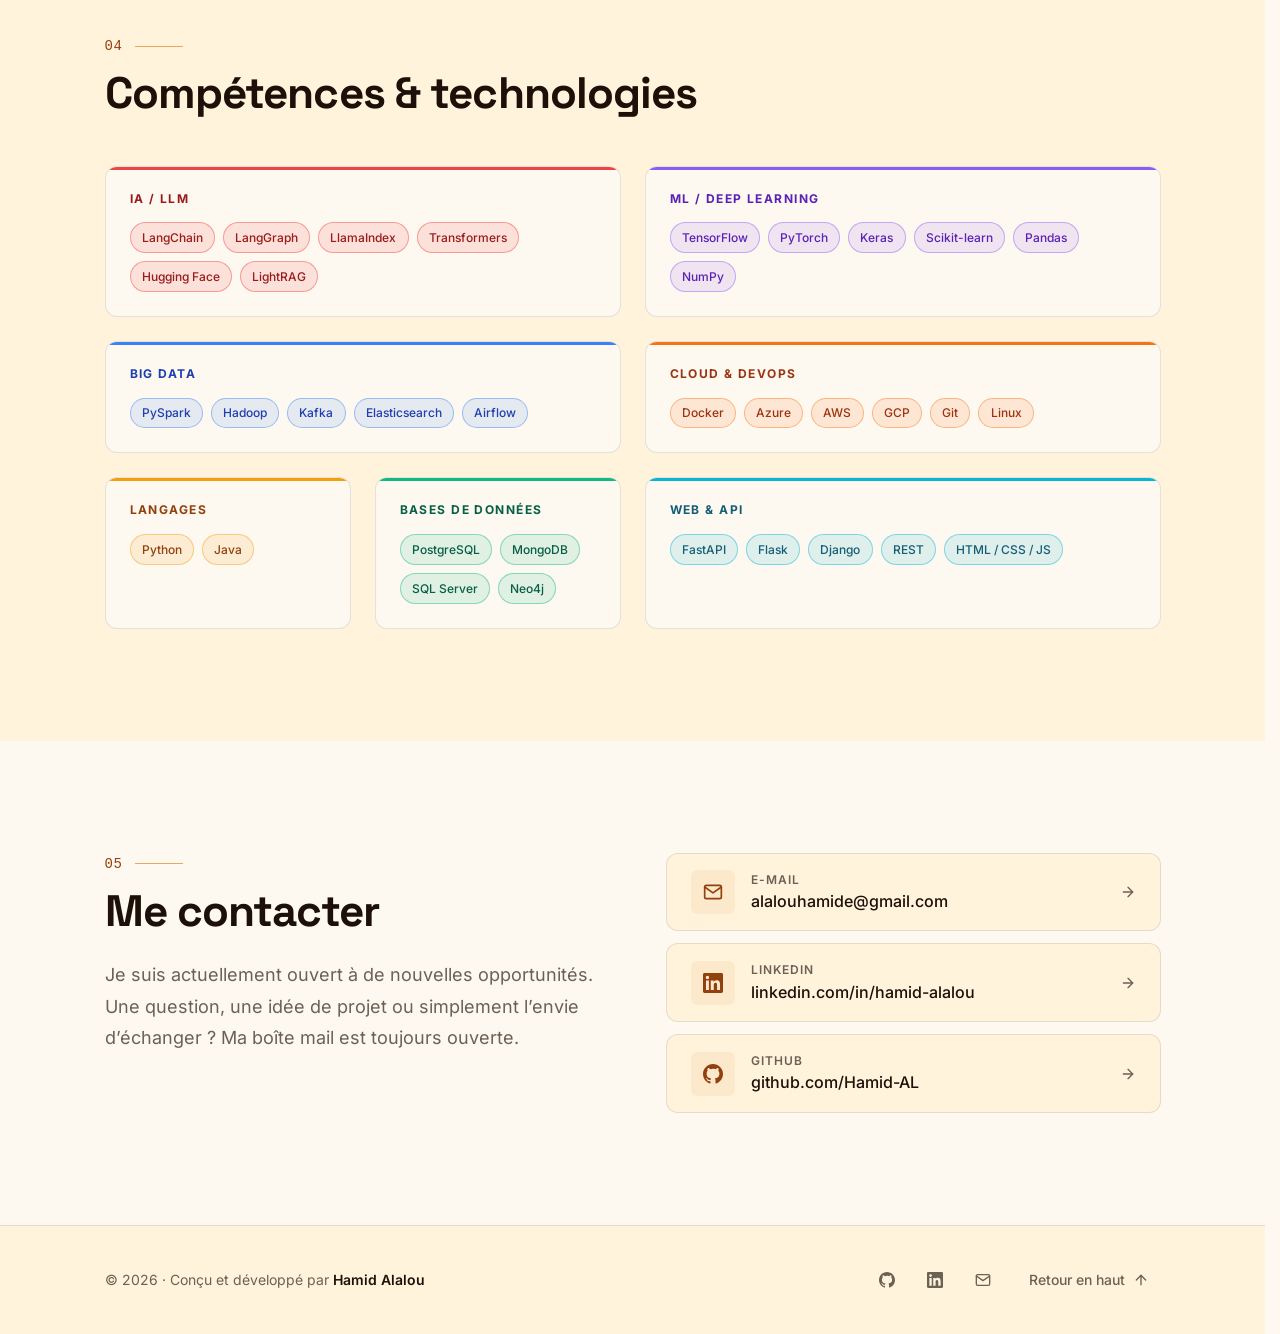
<file: fr/index.html>
<!DOCTYPE html>
<html lang="fr" data-theme="dark">
<head>
  <meta charset="UTF-8" />
  <meta name="viewport" content="width=device-width, initial-scale=1.0" />
  <title>Hamid Alalou — Ingénieur IA</title>
  <meta name="description" content="Hamid Alalou — Développeur Python et ingénieur IA, spécialisé dans les LLM, les systèmes RAG et les pipelines de données en temps réel." />
  <meta name="theme-color" content="#1a1209" />

  <!-- Apply saved / OS theme before first paint (prevents a flash of the wrong theme) -->
  <script>
    (function () {
      try {
        var t = localStorage.getItem('theme');
        if (!t) t = window.matchMedia('(prefers-color-scheme: light)').matches ? 'light' : 'dark';
        document.documentElement.setAttribute('data-theme', t);
      } catch (e) {}
    })();
  </script>

  <!-- Social preview (add og:url / og:image with absolute URLs once the site is deployed) -->
  <meta property="og:type" content="website" />
  <meta property="og:title" content="Hamid Alalou — Ingénieur IA" />
  <meta property="og:description" content="Développeur Python et ingénieur IA, spécialisé dans les LLM, les systèmes RAG et les pipelines de données en temps réel." />
  <meta property="og:locale" content="fr_FR" />
  <meta property="og:locale:alternate" content="en_US" />
  <meta name="twitter:card" content="summary" />

  <!-- hreflang: replace with absolute URLs once deployed, e.g. https://hamid-al.github.io/<repo>/ -->
  <!--
  <link rel="alternate" hreflang="en" href="https://hamid-al.github.io/REPO/" />
  <link rel="alternate" hreflang="fr" href="https://hamid-al.github.io/REPO/fr/" />
  <link rel="alternate" hreflang="x-default" href="https://hamid-al.github.io/REPO/" />
  -->

  <link rel="icon" href="../assets/favicon.svg" type="image/svg+xml" />
  <link rel="preload" href="../assets/fonts/space-grotesk-latin-wght.woff2" as="font" type="font/woff2" crossorigin />
  <link rel="stylesheet" href="../css/style.css" />
  <noscript><style>.animate { opacity: 1 !important; transform: none !important; }</style></noscript>
</head>
<body>

  <!-- ===== ICON SPRITE ===== -->
  <svg width="0" height="0" style="position:absolute" aria-hidden="true" focusable="false">
    <symbol id="i-github" viewBox="0 0 24 24"><path d="M12 0C5.374 0 0 5.373 0 12c0 5.302 3.438 9.8 8.207 11.387.599.111.793-.261.793-.577v-2.234c-3.338.726-4.033-1.416-4.033-1.416-.546-1.387-1.333-1.756-1.333-1.756-1.089-.745.083-.729.083-.729 1.205.084 1.839 1.237 1.839 1.237 1.07 1.834 2.807 1.304 3.492.997.107-.775.418-1.305.762-1.604-2.665-.305-5.467-1.334-5.467-5.931 0-1.311.469-2.381 1.236-3.221-.124-.303-.535-1.524.117-3.176 0 0 1.008-.322 3.301 1.23A11.509 11.509 0 0 1 12 5.803c1.02.005 2.047.138 3.006.404 2.291-1.552 3.297-1.23 3.297-1.23.653 1.653.242 2.874.118 3.176.77.84 1.235 1.911 1.235 3.221 0 4.609-2.807 5.624-5.479 5.921.43.372.823 1.102.823 2.222v3.293c0 .319.192.694.801.576C20.566 21.797 24 17.3 24 12c0-6.627-5.373-12-12-12z"/></symbol>
    <symbol id="i-linkedin" viewBox="0 0 24 24"><path d="M20.447 20.452h-3.554v-5.569c0-1.328-.027-3.037-1.852-3.037-1.853 0-2.136 1.445-2.136 2.939v5.667H9.351V9h3.414v1.561h.046c.477-.9 1.637-1.85 3.37-1.85 3.601 0 4.267 2.37 4.267 5.455v6.286zM5.337 7.433a2.062 2.062 0 0 1-2.063-2.065 2.064 2.064 0 1 1 2.063 2.065zm1.782 13.019H3.555V9h3.564v11.452zM22.225 0H1.771C.792 0 0 .774 0 1.729v20.542C0 23.227.792 24 1.771 24h20.451C23.2 24 24 23.227 24 22.271V1.729C24 .774 23.2 0 22.222 0h.003z"/></symbol>
    <symbol id="i-mail" viewBox="0 0 24 24"><path d="M4 4h16c1.1 0 2 .9 2 2v12c0 1.1-.9 2-2 2H4c-1.1 0-2-.9-2-2V6c0-1.1.9-2 2-2z"/><polyline points="22,6 12,13 2,6"/></symbol>
    <symbol id="i-pin" viewBox="0 0 24 24"><path d="M21 10c0 7-9 13-9 13s-9-6-9-13a9 9 0 0 1 18 0z"/><circle cx="12" cy="10" r="3"/></symbol>
    <symbol id="i-grad" viewBox="0 0 24 24"><path d="M22 10 12 5 2 10l10 5 10-5z"/><path d="M6 12v5c3 2 9 2 12 0v-5"/></symbol>
    <symbol id="i-globe" viewBox="0 0 24 24"><circle cx="12" cy="12" r="10"/><path d="M2 12h20"/><path d="M12 2a15.3 15.3 0 0 1 4 10 15.3 15.3 0 0 1-4 10 15.3 15.3 0 0 1-4-10 15.3 15.3 0 0 1 4-10z"/></symbol>
    <symbol id="i-briefcase" viewBox="0 0 24 24"><rect x="2" y="7" width="20" height="14" rx="2"/><path d="M16 21V5a2 2 0 0 0-2-2h-4a2 2 0 0 0-2 2v16"/></symbol>
    <symbol id="i-download" viewBox="0 0 24 24"><path d="M21 15v4a2 2 0 0 1-2 2H5a2 2 0 0 1-2-2v-4"/><polyline points="7 10 12 15 17 10"/><line x1="12" y1="15" x2="12" y2="3"/></symbol>
    <symbol id="i-arrow" viewBox="0 0 24 24"><line x1="5" y1="12" x2="19" y2="12"/><polyline points="12 5 19 12 12 19"/></symbol>
    <symbol id="i-arrow-up" viewBox="0 0 24 24"><line x1="12" y1="19" x2="12" y2="5"/><polyline points="5 12 12 5 19 12"/></symbol>
    <symbol id="i-sun" viewBox="0 0 24 24"><circle cx="12" cy="12" r="5"/><path d="M12 1v2M12 21v2M4.22 4.22l1.42 1.42M18.36 18.36l1.42 1.42M1 12h2M21 12h2M4.22 19.78l1.42-1.42M18.36 5.64l1.42-1.42"/></symbol>
    <symbol id="i-moon" viewBox="0 0 24 24"><path d="M21 12.79A9 9 0 1 1 11.21 3 7 7 0 0 0 21 12.79z"/></symbol>
    <symbol id="i-graph" viewBox="0 0 24 24"><circle cx="5" cy="6" r="2.5"/><circle cx="19" cy="6" r="2.5"/><circle cx="12" cy="18" r="2.5"/><path d="M7.2 7.3 10.6 16M16.8 7.3 13.4 16M7.5 6h9"/></symbol>
    <symbol id="i-lock" viewBox="0 0 24 24"><rect x="3" y="11" width="18" height="11" rx="2"/><path d="M7 11V7a5 5 0 0 1 10 0v4"/></symbol>
    <symbol id="i-chat" viewBox="0 0 24 24"><path d="M21 15a2 2 0 0 1-2 2H7l-4 4V5a2 2 0 0 1 2-2h14a2 2 0 0 1 2 2z"/></symbol>
    <symbol id="i-translate" viewBox="0 0 24 24"><path d="m5 8 6 6M4 14l6-6 2-3M2 5h12M7 2h1M22 22l-5-10-5 10M14 18h6"/></symbol>
    <symbol id="i-activity" viewBox="0 0 24 24"><polyline points="22 12 18 12 15 21 9 3 6 12 2 12"/></symbol>
    <symbol id="i-expand" viewBox="0 0 24 24"><polyline points="15 3 21 3 21 9"/><polyline points="9 21 3 21 3 15"/><line x1="21" y1="3" x2="14" y2="10"/><line x1="3" y1="21" x2="10" y2="14"/></symbol>
    <symbol id="i-x" viewBox="0 0 24 24"><line x1="18" y1="6" x2="6" y2="18"/><line x1="6" y1="6" x2="18" y2="18"/></symbol>
    <symbol id="i-book" viewBox="0 0 24 24"><path d="M4 19.5A2.5 2.5 0 0 1 6.5 17H20"/><path d="M6.5 2H20v20H6.5A2.5 2.5 0 0 1 4 19.5v-15A2.5 2.5 0 0 1 6.5 2z"/></symbol>
  </svg>

  <a href="#main" class="skip-link">Aller au contenu</a>

  <!-- ===== NAV ===== -->
  <header id="site-nav">
    <nav class="nav-container" aria-label="Navigation principale">
      <a href="#hero" class="nav-logo" aria-label="Hamid Alalou — retour en haut">HA<span class="accent">.</span></a>
      <ul class="nav-links" id="nav-links">
        <li><a href="#about">À propos</a></li>
        <li><a href="#experience">Expérience</a></li>
        <li><a href="#projects">Projets</a></li>
        <li><a href="#skills">Compétences</a></li>
        <li><a href="#contact">Contact</a></li>
      </ul>
      <div class="nav-actions">
        <div class="lang-switch" role="group" aria-label="Langue">
          <a href="../index.html" hreflang="en" lang="en" aria-label="English">EN</a>
          <a href="./index.html" hreflang="fr" lang="fr" aria-current="page" aria-label="Français">FR</a>
        </div>
        <button id="theme-toggle" type="button" aria-label="Changer de thème"
                data-label-light="Passer au thème clair" data-label-dark="Passer au thème sombre">
          <svg class="icon icon-sun" aria-hidden="true"><use href="#i-sun"/></svg>
          <svg class="icon icon-moon" aria-hidden="true"><use href="#i-moon"/></svg>
        </button>
        <button class="nav-hamburger" id="nav-hamburger" type="button" aria-label="Menu" aria-expanded="false" aria-controls="nav-links">
          <span class="nav-hamburger-box" aria-hidden="true"><span></span><span></span><span></span></span>
        </button>
      </div>
    </nav>
  </header>

  <main id="main" tabindex="-1">

    <!-- ===== HERO ===== -->
    <section id="hero" aria-label="Introduction">
      <div class="hero-bg-decoration" aria-hidden="true">
        <div class="deco-circle c1"></div>
        <div class="deco-circle c2"></div>
        <div class="deco-circle c3"></div>
      </div>

      <div class="hero-embers" aria-hidden="true">
        <span class="ember"              style="--x:6%;  --s:3px; --d:13s; --delay:-2s;  --drift:20px;  --o:.6"></span>
        <span class="ember ember--hot"   style="--x:15%; --s:2px; --d:10s; --delay:-7s;  --drift:-25px; --o:.5"></span>
        <span class="ember ember--light" style="--x:24%; --s:3px; --d:15s; --delay:-11s; --drift:30px;  --o:.45"></span>
        <span class="ember"              style="--x:33%; --s:2px; --d:11s; --delay:-4s;  --drift:-15px; --o:.55"></span>
        <span class="ember ember--violet" style="--x:42%; --s:3px; --d:14s; --delay:-9s;  --drift:25px;  --o:.4"></span>
        <span class="ember ember--hot"   style="--x:51%; --s:2px; --d:12s; --delay:-1s;  --drift:-30px; --o:.5"></span>
        <span class="ember"              style="--x:60%; --s:4px; --d:16s; --delay:-13s; --drift:15px;  --o:.35"></span>
        <span class="ember ember--light" style="--x:69%; --s:2px; --d:9s;  --delay:-5s;  --drift:-20px; --o:.55"></span>
        <span class="ember ember--red"   style="--x:78%; --s:3px; --d:13s; --delay:-8s;  --drift:35px;  --o:.35"></span>
        <span class="ember"              style="--x:87%; --s:2px; --d:11s; --delay:-3s;  --drift:-10px; --o:.6"></span>
        <span class="ember ember--hot"   style="--x:94%; --s:3px; --d:14s; --delay:-12s; --drift:-35px; --o:.45"></span>
        <span class="ember"              style="--x:3%;  --s:2px; --d:12s; --delay:-6s;  --drift:25px;  --o:.5"></span>
        <span class="ember ember--light" style="--x:10%; --s:2px; --d:15s; --delay:-10s; --drift:-20px; --o:.4"></span>
        <span class="ember"              style="--x:20%; --s:3px; --d:10s; --delay:-2.5s; --drift:15px; --o:.55"></span>
        <span class="ember ember--hot"   style="--x:29%; --s:2px; --d:13s; --delay:-9.5s; --drift:-30px; --o:.45"></span>
        <span class="ember"              style="--x:38%; --s:2px; --d:16s; --delay:-14s; --drift:20px;  --o:.5"></span>
        <span class="ember ember--light" style="--x:47%; --s:3px; --d:11s; --delay:-6.5s; --drift:-15px; --o:.4"></span>
        <span class="ember"              style="--x:56%; --s:2px; --d:12s; --delay:-3.5s; --drift:30px; --o:.55"></span>
        <span class="ember ember--violet" style="--x:65%; --s:2px; --d:15s; --delay:-12.5s; --drift:-25px; --o:.35"></span>
        <span class="ember ember--hot"   style="--x:74%; --s:3px; --d:10s; --delay:-7.5s; --drift:10px; --o:.5"></span>
        <span class="ember"              style="--x:83%; --s:2px; --d:14s; --delay:-1.5s; --drift:-20px; --o:.45"></span>
        <span class="ember ember--light" style="--x:90%; --s:3px; --d:12s; --delay:-10.5s; --drift:25px; --o:.4"></span>
        <span class="ember"              style="--x:45%; --s:2px; --d:9s;  --delay:-4.5s; --drift:-10px; --o:.6"></span>
        <span class="ember ember--hot"   style="--x:72%; --s:2px; --d:13s; --delay:-11.5s; --drift:15px; --o:.5"></span>
      </div>

      <div class="hero-inner">
        <div class="hero-content">
          <h1 class="hero-name"><span class="hero-name-line">Hamid</span> <span class="hero-name-line">Alalou</span></h1>
          <p class="hero-title">Développeur Python &amp; Ingénieur IA</p>
        </div>

        <div class="hero-visual" aria-hidden="true">
          <img class="hero-graph" src="../assets/hero-data.svg" alt="" width="480" height="480">
        </div>
      </div>

      <a href="#about" class="scroll-cue">
        <span>Défiler</span>
        <span class="scroll-cue-line" aria-hidden="true"></span>
      </a>
    </section>

    <!-- ===== ABOUT ===== -->
    <section id="about" class="section" aria-labelledby="about-title">
      <div class="container">
        <div class="section-head animate">
          <p class="section-eyebrow" aria-hidden="true">01</p>
          <h2 id="about-title">À propos de moi</h2>
        </div>
        <div class="about-grid">
          <div class="about-photo animate">
            <img src="../assets/photo.jpeg" alt="Portrait de Hamid Alalou" width="300" height="300" loading="lazy" decoding="async" />
          </div>
          <div class="about-text animate">
            <p>Développeur Python et ingénieur IA basé à <strong>Casablanca, au Maroc</strong>, je conçois actuellement des systèmes d’IA générative prêts pour la production chez <strong>Hoploud</strong>. Mon travail couvre les architectures RAG à base de graphes, le fine-tuning de LLM et les couches de contrôle d’accès pour les infrastructures propulsées par l’IA.</p>
            <p>Je suis titulaire d’un <strong>diplôme d’ingénieur d’État en Business Intelligence &amp; Analytics</strong> de l’ENSIAS (École Nationale Supérieure d’Informatique et d’Analyse des Systèmes), où j’ai acquis de solides bases en systèmes de données, en machine learning et en génie logiciel.</p>
            <p>Je suis passionné par le lien entre la recherche de pointe en IA et l’ingénierie concrète&nbsp;: écrire un code propre et maintenable, qui part en production et a un réel impact.</p>

            <ul class="about-facts">
              <li class="about-fact">
                <span class="fact-icon"><svg class="icon icon--sm" aria-hidden="true"><use href="#i-pin"/></svg></span>
                <span><span class="fact-label">Localisation</span><span class="fact-value">Casablanca, Maroc</span></span>
              </li>
              <li class="about-fact">
                <span class="fact-icon"><svg class="icon icon--sm" aria-hidden="true"><use href="#i-grad"/></svg></span>
                <span><span class="fact-label">Formation</span><span class="fact-value">Ingénieur d’État, ENSIAS</span></span>
              </li>
              <li class="about-fact">
                <span class="fact-icon"><svg class="icon icon--sm" aria-hidden="true"><use href="#i-globe"/></svg></span>
                <span><span class="fact-label">Langues</span><span class="fact-value">Arabe · Français · Anglais</span></span>
              </li>
              <li class="about-fact">
                <span class="fact-icon"><svg class="icon icon--sm" aria-hidden="true"><use href="#i-briefcase"/></svg></span>
                <span><span class="fact-label">Disponibilité</span><span class="fact-value"><span class="status-dot" aria-hidden="true"></span>Ouvert aux opportunités</span></span>
              </li>
            </ul>

            <div class="about-actions">
              <!-- TODO: remplacer par ../assets/cv-fr.pdf (et retirer « (EN) ») quand le CV français sera ajouté -->
              <a href="../assets/cv-fr.pdf" download class="btn btn-primary">
                <svg class="icon icon--sm" aria-hidden="true"><use href="#i-download"/></svg>
                Télécharger le CV
              </a>
              <a href="#contact" class="btn btn-secondary">Me contacter</a>
            </div>
          </div>
        </div>
      </div>
    </section>

    <!-- ===== EXPERIENCE ===== -->
    <section id="experience" class="section section-alt" aria-labelledby="experience-title">
      <div class="container">
        <div class="section-head animate">
          <p class="section-eyebrow" aria-hidden="true">02</p>
          <h2 id="experience-title">Expérience</h2>
        </div>
        <ol class="timeline">

          <li class="timeline-item timeline-item--current animate">
            <span class="timeline-marker" aria-hidden="true"></span>
            <article class="timeline-body">
              <div class="timeline-header">
                <div>
                  <h3>Développeur Python — IA générative</h3>
                  <p class="timeline-company">Hoploud <span class="timeline-location">· Casablanca, Maroc</span></p>
                </div>
                <span class="timeline-date"><time datetime="2024-10">oct. 2024</time> – aujourd’hui</span>
              </div>

              <div class="timeline-project">
                <p class="project-label">Système RAG à base de graphes avec LightRAG</p>
                <ul class="timeline-list">
                  <li>Déploiement et optimisation en local du framework LightRAG pour la recherche documentaire en entreprise.</li>
                  <li>Amélioration des performances grâce à de meilleures stratégies de découpage (chunking), au traitement par lots et à des mécanismes de relance et de repli des LLM.</li>
                  <li>Configuration des LLM pour des réponses en temps réel avec Azure OpenAI et Azure Cognitive Search.</li>
                </ul>
                <ul class="chip-list" aria-label="Technologies">
                  <li class="chip">Python</li>
                  <li class="chip">Azure OpenAI</li>
                  <li class="chip">Azure Cognitive Search</li>
                  <li class="chip">Neo4j</li>
                  <li class="chip">Docker</li>
                </ul>
              </div>

              <div class="timeline-project">
                <p class="project-label">Couche de contrôle d’accès pour serveurs MCP</p>
                <ul class="timeline-list">
                  <li>Mise en place d’une couche de contrôle d’accès fine au sein du Model Context Protocol (MCP).</li>
                  <li>Attribution par les administrateurs des permissions sur les outils, prompts et ressources, client par client.</li>
                </ul>
                <ul class="chip-list" aria-label="Technologies">
                  <li class="chip">Python</li>
                  <li class="chip">Model Context Protocol</li>
                  <li class="chip">Design Patterns</li>
                  <li class="chip">GitLab</li>
                </ul>
              </div>
            </article>
          </li>

          <li class="timeline-item animate">
            <span class="timeline-marker" aria-hidden="true"></span>
            <article class="timeline-body">
              <div class="timeline-header">
                <div>
                  <h3>Data Scientist — Stage</h3>
                  <p class="timeline-company">Effyis Group <span class="timeline-location">· Casablanca, Maroc</span></p>
                </div>
                <span class="timeline-date"><time datetime="2024-02">févr. 2024</time> – <time datetime="2024-07">juil. 2024</time></span>
              </div>
              <ul class="timeline-list">
                <li>Développement d’une solution d’exploitation et de synthèse des logs applicatifs à l’aide de grands modèles de langage.</li>
                <li>Fine-tuning de LLM spécialisés dans la synthèse de logs et la génération automatique de rapports.</li>
              </ul>
              <ul class="chip-list" aria-label="Technologies">
                <li class="chip">LLMs</li>
                <li class="chip">NLP</li>
                <li class="chip">FastAPI</li>
                <li class="chip">Elasticsearch</li>
                <li class="chip">PyTorch</li>
              </ul>
            </article>
          </li>

        </ol>
      </div>
    </section>

    <!-- ===== PROJECTS ===== -->
    <section id="projects" class="section" aria-labelledby="projects-title">
      <div class="container">
        <div class="section-head animate">
          <p class="section-eyebrow" aria-hidden="true">03</p>
          <h2 id="projects-title">Projets</h2>
        </div>
        <div class="projects-grid" data-stagger>

          <article class="project-card project-card--featured animate">
            <div class="project-media">
              <img src="../assets/projects/graph-rag.svg" alt="" width="640" height="360" loading="lazy" decoding="async">
              <span class="project-badge">À la une</span>
              <span class="project-media-hint" aria-hidden="true"><svg class="icon icon--sm"><use href="#i-expand"/></svg>README</span>
            </div>
            <div class="project-body">
              <h3><button type="button" class="project-open" aria-haspopup="dialog">Système RAG à base de graphes<span class="sr-only"> — détails et README</span></button></h3>
              <p>Pipeline RAG en production basé sur LightRAG, des graphes de connaissances Neo4j et Azure OpenAI pour la recherche documentaire en entreprise en temps réel.</p>
              <div class="project-card-footer">
                <ul class="chip-list" aria-label="Technologies">
                  <li class="chip">Python</li><li class="chip">LightRAG</li><li class="chip">Neo4j</li><li class="chip">Azure OpenAI</li><li class="chip">Docker</li>
                </ul>
                <a href="https://github.com/Hamid-AL/lightrag-rag-system" target="_blank" rel="noopener" class="project-link">
                  <svg class="icon icon--fill icon--sm" aria-hidden="true"><use href="#i-github"/></svg>
                  Voir le code<span class="sr-only">&nbsp;: Système RAG à base de graphes (ouvre GitHub dans un nouvel onglet)</span>
                  <svg class="icon icon--sm icon-arrow" aria-hidden="true"><use href="#i-arrow"/></svg>
                </a>
              </div>
            </div>
          </article>

          <article class="project-card animate">
            <div class="project-media">
              <img src="../assets/projects/mcp-access.svg" alt="" width="640" height="360" loading="lazy" decoding="async">
              <span class="project-media-hint" aria-hidden="true"><svg class="icon icon--sm"><use href="#i-expand"/></svg>README</span>
            </div>
            <div class="project-body">
              <h3><button type="button" class="project-open" aria-haspopup="dialog">Couche de contrôle d’accès MCP<span class="sr-only"> — détails et README</span></button></h3>
              <p>Système de permissions fines pour serveurs Model Context Protocol, permettant d’attribuer à chaque client des droits sur les outils, prompts et ressources.</p>
              <div class="project-card-footer">
                <ul class="chip-list" aria-label="Technologies">
                  <li class="chip">Python</li><li class="chip">MCP</li><li class="chip">Design Patterns</li><li class="chip">GitLab</li>
                </ul>
                <a href="https://github.com/Hamid-AL/mcp-access-control" target="_blank" rel="noopener" class="project-link">
                  <svg class="icon icon--fill icon--sm" aria-hidden="true"><use href="#i-github"/></svg>
                  Voir le code<span class="sr-only">&nbsp;: Couche de contrôle d’accès MCP (ouvre GitHub dans un nouvel onglet)</span>
                  <svg class="icon icon--sm icon-arrow" aria-hidden="true"><use href="#i-arrow"/></svg>
                </a>
              </div>
            </div>
          </article>

          <article class="project-card animate">
            <div class="project-media">
              <img src="../assets/projects/realtime-chat.svg" alt="" width="640" height="360" loading="lazy" decoding="async">
              <span class="project-media-hint" aria-hidden="true"><svg class="icon icon--sm"><use href="#i-expand"/></svg>README</span>
            </div>
            <div class="project-body">
              <h3><button type="button" class="project-open" aria-haspopup="dialog">Application de chat en temps réel<span class="sr-only"> — détails et README</span></button></h3>
              <p>Plateforme de chat full-stack avec système d’amis et statut en ligne en direct, basée sur Django Channels, les WebSockets et des consumers asynchrones.</p>
              <div class="project-card-footer">
                <ul class="chip-list" aria-label="Technologies">
                  <li class="chip">Django</li><li class="chip">WebSockets</li><li class="chip">Django Channels</li><li class="chip">JavaScript</li><li class="chip">SQLite</li>
                </ul>
                <a href="https://github.com/Hamid-AL/realtime-chat-app" target="_blank" rel="noopener" class="project-link">
                  <svg class="icon icon--fill icon--sm" aria-hidden="true"><use href="#i-github"/></svg>
                  Voir le code<span class="sr-only">&nbsp;: Application de chat en temps réel (ouvre GitHub dans un nouvel onglet)</span>
                  <svg class="icon icon--sm icon-arrow" aria-hidden="true"><use href="#i-arrow"/></svg>
                </a>
              </div>
            </div>
          </article>

          <article class="project-card animate">
            <div class="project-media">
              <img src="../assets/projects/arabic-nmt.svg" alt="" width="640" height="360" loading="lazy" decoding="async">
              <span class="project-media-hint" aria-hidden="true"><svg class="icon icon--sm"><use href="#i-expand"/></svg>README</span>
            </div>
            <div class="project-body">
              <h3><button type="button" class="project-open" aria-haspopup="dialog">Traduction automatique neuronale arabe–anglais<span class="sr-only"> — détails et README</span></button></h3>
              <p>Traducteur seq2seq avec mécanisme d’attention, développé de zéro en PyTorch et entraîné sur des corpus parallèles arabe–anglais.</p>
              <div class="project-card-footer">
                <ul class="chip-list" aria-label="Technologies">
                  <li class="chip">Python</li><li class="chip">PyTorch</li><li class="chip">NLP</li><li class="chip">Mécanisme d’attention</li>
                </ul>
                <a href="https://github.com/Hamid-AL/arabic-nmt" target="_blank" rel="noopener" class="project-link">
                  <svg class="icon icon--fill icon--sm" aria-hidden="true"><use href="#i-github"/></svg>
                  Voir le code<span class="sr-only">&nbsp;: Traduction automatique neuronale arabe–anglais (ouvre GitHub dans un nouvel onglet)</span>
                  <svg class="icon icon--sm icon-arrow" aria-hidden="true"><use href="#i-arrow"/></svg>
                </a>
              </div>
            </div>
          </article>

          <article class="project-card animate">
            <div class="project-media">
              <img src="../assets/projects/tweet-pipeline.svg" alt="" width="640" height="360" loading="lazy" decoding="async">
              <span class="project-media-hint" aria-hidden="true"><svg class="icon icon--sm"><use href="#i-expand"/></svg>README</span>
            </div>
            <div class="project-body">
              <h3><button type="button" class="project-open" aria-haspopup="dialog">Pipeline d’analyse de tweets en temps réel<span class="sr-only"> — détails et README</span></button></h3>
              <p>Pipeline de streaming de bout en bout pour le traitement et la classification de tweets avec Kafka, PySpark et Elasticsearch, et des tableaux de bord Kibana en direct.</p>
              <div class="project-card-footer">
                <ul class="chip-list" aria-label="Technologies">
                  <li class="chip">PySpark</li><li class="chip">Kafka</li><li class="chip">Airflow</li><li class="chip">Elasticsearch</li><li class="chip">Kibana</li>
                </ul>
                <a href="https://github.com/Hamid-AL/tweet-conflict-analysis" target="_blank" rel="noopener" class="project-link">
                  <svg class="icon icon--fill icon--sm" aria-hidden="true"><use href="#i-github"/></svg>
                  Voir le code<span class="sr-only">&nbsp;: Pipeline d’analyse de tweets en temps réel (ouvre GitHub dans un nouvel onglet)</span>
                  <svg class="icon icon--sm icon-arrow" aria-hidden="true"><use href="#i-arrow"/></svg>
                </a>
              </div>
            </div>
          </article>

        </div>
      </div>
    </section>

    <!-- ===== SKILLS ===== -->
    <section id="skills" class="section section-alt" aria-labelledby="skills-title">
      <div class="container">
        <div class="section-head animate">
          <p class="section-eyebrow" aria-hidden="true">04</p>
          <h2 id="skills-title">Compétences &amp; technologies</h2>
        </div>
        <div class="skills-grid" data-stagger>

          <div class="skill-group skill-group--wide cat-red animate">
            <h3 class="skill-group-title">IA / LLM</h3>
            <ul class="tag-list">
              <li class="tag">LangChain</li>
              <li class="tag">LangGraph</li>
              <li class="tag">LlamaIndex</li>
              <li class="tag">Transformers</li>
              <li class="tag">Hugging Face</li>
              <li class="tag">LightRAG</li>
            </ul>
          </div>

          <div class="skill-group skill-group--wide cat-purple animate">
            <h3 class="skill-group-title">ML / Deep Learning</h3>
            <ul class="tag-list">
              <li class="tag">TensorFlow</li>
              <li class="tag">PyTorch</li>
              <li class="tag">Keras</li>
              <li class="tag">Scikit-learn</li>
              <li class="tag">Pandas</li>
              <li class="tag">NumPy</li>
            </ul>
          </div>

          <div class="skill-group skill-group--wide cat-blue animate">
            <h3 class="skill-group-title">Big Data</h3>
            <ul class="tag-list">
              <li class="tag">PySpark</li>
              <li class="tag">Hadoop</li>
              <li class="tag">Kafka</li>
              <li class="tag">Elasticsearch</li>
              <li class="tag">Airflow</li>
            </ul>
          </div>

          <div class="skill-group skill-group--wide cat-orange animate">
            <h3 class="skill-group-title">Cloud &amp; DevOps</h3>
            <ul class="tag-list">
              <li class="tag">Docker</li>
              <li class="tag">Azure</li>
              <li class="tag">AWS</li>
              <li class="tag">GCP</li>
              <li class="tag">Git</li>
              <li class="tag">Linux</li>
            </ul>
          </div>

          <div class="skill-group cat-amber animate">
            <h3 class="skill-group-title">Langages</h3>
            <ul class="tag-list">
              <li class="tag">Python</li>
              <li class="tag">Java</li>
            </ul>
          </div>

          <div class="skill-group cat-green animate">
            <h3 class="skill-group-title">Bases de données</h3>
            <ul class="tag-list">
              <li class="tag">PostgreSQL</li>
              <li class="tag">MongoDB</li>
              <li class="tag">SQL Server</li>
              <li class="tag">Neo4j</li>
            </ul>
          </div>

          <div class="skill-group skill-group--wide skill-group--full cat-cyan animate">
            <h3 class="skill-group-title">Web &amp; API</h3>
            <ul class="tag-list">
              <li class="tag">FastAPI</li>
              <li class="tag">Flask</li>
              <li class="tag">Django</li>
              <li class="tag">REST</li>
              <li class="tag">HTML / CSS / JS</li>
            </ul>
          </div>

        </div>
      </div>
    </section>

    <!-- ===== CONTACT ===== -->
    <section id="contact" class="section" aria-labelledby="contact-title">
      <div class="container">
        <div class="contact-grid">
          <div class="animate">
            <div class="section-head">
              <p class="section-eyebrow" aria-hidden="true">05</p>
              <h2 id="contact-title">Me contacter</h2>
            </div>
            <p class="contact-intro">Je suis actuellement ouvert à de nouvelles opportunités. Une question, une idée de projet ou simplement l’envie d’échanger&nbsp;? Ma boîte mail est toujours ouverte.</p>
          </div>

          <ul class="contact-list animate">
            <li>
              <a href="mailto:alalouhamide@gmail.com" class="contact-row">
                <span class="fact-icon"><svg class="icon" aria-hidden="true"><use href="#i-mail"/></svg></span>
                <span class="contact-row-text"><span class="fact-label">E-mail</span><span class="contact-row-value">alalouhamide@gmail.com</span></span>
                <svg class="icon icon--sm icon-arrow" aria-hidden="true"><use href="#i-arrow"/></svg>
              </a>
            </li>
            <li>
              <a href="https://linkedin.com/in/hamid-alalou" target="_blank" rel="noopener" class="contact-row">
                <span class="fact-icon"><svg class="icon icon--fill" aria-hidden="true"><use href="#i-linkedin"/></svg></span>
                <span class="contact-row-text"><span class="fact-label">LinkedIn</span><span class="contact-row-value">linkedin.com/in/hamid-alalou</span></span>
                <svg class="icon icon--sm icon-arrow" aria-hidden="true"><use href="#i-arrow"/></svg>
              </a>
            </li>
            <li>
              <a href="https://github.com/Hamid-AL" target="_blank" rel="noopener" class="contact-row">
                <span class="fact-icon"><svg class="icon icon--fill" aria-hidden="true"><use href="#i-github"/></svg></span>
                <span class="contact-row-text"><span class="fact-label">GitHub</span><span class="contact-row-value">github.com/Hamid-AL</span></span>
                <svg class="icon icon--sm icon-arrow" aria-hidden="true"><use href="#i-arrow"/></svg>
              </a>
            </li>
          </ul>
        </div>
      </div>
    </section>

  </main>

  <footer>
    <div class="footer-inner">
      <p>© <span data-year>2026</span> · Conçu et développé par <strong>Hamid Alalou</strong></p>
      <div class="footer-links">
        <a href="https://github.com/Hamid-AL" target="_blank" rel="noopener" aria-label="GitHub"><svg class="icon icon--fill icon--sm" aria-hidden="true"><use href="#i-github"/></svg></a>
        <a href="https://linkedin.com/in/hamid-alalou" target="_blank" rel="noopener" aria-label="LinkedIn"><svg class="icon icon--fill icon--sm" aria-hidden="true"><use href="#i-linkedin"/></svg></a>
        <a href="mailto:alalouhamide@gmail.com" aria-label="E-mail"><svg class="icon icon--sm" aria-hidden="true"><use href="#i-mail"/></svg></a>
        <a href="#hero" class="back-to-top">Retour en haut <svg class="icon icon--sm" aria-hidden="true"><use href="#i-arrow-up"/></svg></a>
      </div>
    </div>
  </footer>

  <!-- Project details: filled from the clicked card by initProjectDialog() -->
  <dialog id="project-dialog" class="project-dialog" aria-labelledby="pd-title" data-msg-loading="Chargement du README…" data-msg-error="Le README n’a pas pu être chargé pour le moment. Vous pouvez le lire sur GitHub." data-msg-missing="Aucun README n’est encore publié pour ce projet.">
    <div class="pd-panel">
      <button type="button" class="pd-close" data-close aria-label="Fermer"><svg class="icon" aria-hidden="true"><use href="#i-x"/></svg></button>
      <div class="pd-scroll">
        <div class="pd-media"><img alt="" width="640" height="360"></div>
        <div class="pd-content">
          <h2 id="pd-title" class="pd-title"></h2>
          <p class="pd-desc"></p>
          <div class="pd-chips"></div>
          <a class="btn btn-secondary pd-github" href="https://github.com/Hamid-AL" target="_blank" rel="noopener">
            <svg class="icon icon--fill icon--sm" aria-hidden="true"><use href="#i-github"/></svg>
            Voir sur GitHub
          </a>
          <section class="pd-readme" aria-label="README">
            <p class="pd-readme-label" aria-hidden="true"><svg class="icon icon--sm"><use href="#i-book"/></svg>README.md</p>
            <div class="readme" aria-live="polite"></div>
          </section>
        </div>
      </div>
    </div>
  </dialog>

  <script src="../js/main.js"></script>
</body>
</html>
</file>
<file: css/style.css>
/* ============================================================
   0. FONTS
   Self-hosted variable fonts (Latin subset, incl. French accents).
   ============================================================ */
@font-face {
  font-family: 'Space Grotesk';
  src: url('../assets/fonts/space-grotesk-latin-wght.woff2') format('woff2');
  font-weight: 300 700;
  font-style: normal;
  font-display: swap;
}

@font-face {
  font-family: 'Inter';
  src: url('../assets/fonts/inter-latin-wght.woff2') format('woff2');
  font-weight: 100 900;
  font-style: normal;
  font-display: swap;
}

/* ============================================================
   1. DESIGN TOKENS
   All colors live here — edit only these blocks to restyle the site.
   ============================================================ */
:root {
  /* Surfaces */
  --bg:            #1a1209;
  --surface:       #261a0e;
  --surface-2:     #321f0f;

  /* Accent */
  --accent:        #F59E0B;
  --accent-hover:  #D97706;
  --accent-light:  #FCD34D;
  --accent-text:   #F59E0B;               /* accent used as small text */
  --accent-glow:   rgba(245, 158, 11, 0.25);
  --accent-soft:   rgba(245, 158, 11, 0.10);
  --on-accent:     #1a1209;               /* text on accent fills */

  /* Text — warm-tinted neutrals to match the brown background */
  --text:          #f1ebe1;
  --text-muted:    #a89f92;

  /* Lines */
  --border:        rgba(245, 158, 11, 0.2);
  --border-subtle: rgba(241, 235, 225, 0.09);

  /* Chrome */
  --nav-bg:        rgba(26, 18, 9, 0.85);
  --shadow-card:   0 18px 40px rgba(0, 0, 0, 0.35);
  --shadow-dialog: 0 30px 80px rgba(0, 0, 0, 0.55);
  --overlay:       rgba(12, 8, 3, 0.72);
  --media-bg:      #160f07;               /* behind project cover images */

  /* Category palette (skills, hero illustration) */
  --clr-amber:  #F59E0B;
  --clr-purple: #8B5CF6;
  --clr-red:    #EF4444;
  --clr-blue:   #3B82F6;
  --clr-green:  #10B981;
  --clr-cyan:   #06B6D4;
  --clr-orange: #F97316;

  /* Category text (readable on the current theme) */
  --clr-amber-text:  #FCD34D;
  --clr-purple-text: #C4B5FD;
  --clr-red-text:    #FCA5A5;
  --clr-blue-text:   #93C5FD;
  --clr-green-text:  #6EE7B7;
  --clr-cyan-text:   #67E8F9;
  --clr-orange-text: #FDBA74;

  /* Hero */
  --gradient-name: linear-gradient(110deg, var(--accent-light) 0%, var(--accent) 45%, var(--accent-hover) 80%, var(--clr-red) 115%);
  --orb-1: rgba(245, 158, 11, 0.16);
  --orb-2: rgba(139, 92, 246, 0.10);
  --orb-3: rgba(239, 68, 68, 0.07);
  --ember-opacity: 1.4;

  /* Typography */
  --font-display: 'Space Grotesk', 'Segoe UI', system-ui, sans-serif;
  --font-body:    'Inter', -apple-system, BlinkMacSystemFont, 'Segoe UI', system-ui, sans-serif;
  --font-mono:    ui-monospace, 'Cascadia Code', 'SF Mono', Consolas, monospace;

  --fs-xs:      0.75rem;
  --fs-sm:      0.875rem;
  --fs-base:    1rem;
  --fs-md:      1.125rem;
  --fs-lg:      clamp(1.2rem, 1.05rem + 0.6vw, 1.5rem);
  --fs-xl:      clamp(1.9rem, 1.5rem + 1.6vw, 2.75rem);
  --fs-display: clamp(3rem, 1.6rem + 6.2vw, 6rem);

  /* Spacing */
  --space-1: 0.25rem;
  --space-2: 0.5rem;
  --space-3: 0.75rem;
  --space-4: 1rem;
  --space-5: 1.5rem;
  --space-6: 2rem;
  --space-7: 3rem;
  --space-8: 4rem;
  --section-pad: clamp(4.5rem, 3rem + 5vw, 7.5rem);

  /* Layout */
  --nav-h:      68px;
  --max-w:      1120px;
  --max-w-text: 720px;
  --gutter:     clamp(1.25rem, 0.8rem + 2vw, 2rem);
  --hero-visual-shift: 120px;   /* moves the hero illustration right (+) or left (-) on desktop */

  /* Radius */
  --radius-sm:   6px;
  --radius:      12px;
  --radius-lg:   20px;
  --radius-pill: 999px;

  /* Motion */
  --dur:      0.3s;
  --ease:     0.3s ease;
  --ease-out: cubic-bezier(0.22, 1, 0.36, 1);
}

[data-theme="light"] {
  --bg:            #fdf8f0;
  --surface:       #fff3dc;
  --surface-2:     #ffecc2;

  --accent:        #D97706;
  --accent-hover:  #B45309;
  --accent-light:  #F59E0B;
  --accent-text:   #92400E;
  --accent-glow:   rgba(217, 119, 6, 0.2);
  --accent-soft:   rgba(217, 119, 6, 0.08);
  --on-accent:     #1a1209;

  --text:          #1c1008;
  --text-muted:    #6b6155;

  --border:        rgba(217, 119, 6, 0.3);
  --border-subtle: rgba(28, 16, 8, 0.1);

  --nav-bg:        rgba(253, 248, 240, 0.88);
  --shadow-card:   0 18px 40px rgba(120, 72, 10, 0.14);
  --shadow-dialog: 0 30px 80px rgba(80, 48, 8, 0.28);
  --overlay:       rgba(60, 38, 12, 0.45);

  --clr-amber-text:  #92400E;
  --clr-purple-text: #5B21B6;
  --clr-red-text:    #991B1B;
  --clr-blue-text:   #1E40AF;
  --clr-green-text:  #065F46;
  --clr-cyan-text:   #155E75;
  --clr-orange-text: #9A3412;

  --gradient-name: linear-gradient(110deg, #B45309 0%, #92400E 55%, #991B1B 110%);
  --orb-1: rgba(245, 158, 11, 0.14);
  --orb-2: rgba(139, 92, 246, 0.07);
  --orb-3: rgba(239, 68, 68, 0.05);
  --ember-opacity: 1;
}

/* ============================================================
   2. RESET & BASE
   ============================================================ */
*, *::before, *::after { margin: 0; padding: 0; box-sizing: border-box; }

html {
  scrollbar-gutter: stable;            /* no layout shift when the dialog locks scroll */
  scroll-behavior: smooth;
  scroll-padding-top: var(--nav-h);
  font-size: 16px;
  -webkit-text-size-adjust: 100%;
}

body {
  font-family: var(--font-body);
  font-size: var(--fs-base);
  background: var(--bg);
  color: var(--text);
  line-height: 1.6;
  overflow-x: hidden;
  -webkit-font-smoothing: antialiased;
  transition: background var(--ease), color var(--ease);
}

img, svg { display: block; max-width: 100%; }
a        { color: inherit; text-decoration: none; }
ul, ol   { list-style: none; }
button   { cursor: pointer; background: none; border: none; font: inherit; color: inherit; }

::selection { background: var(--accent); color: var(--on-accent); }

:focus-visible {
  outline: 2px solid var(--accent);
  outline-offset: 3px;
  border-radius: var(--radius-sm);
}

.sr-only {
  position: absolute;
  width: 1px; height: 1px;
  padding: 0; margin: -1px;
  overflow: hidden;
  clip: rect(0, 0, 0, 0);
  white-space: nowrap;
  border: 0;
}

.skip-link {
  position: fixed;
  top: var(--space-3);
  left: var(--space-3);
  z-index: 200;
  padding: var(--space-2) var(--space-4);
  border-radius: var(--radius-sm);
  background: var(--accent);
  color: var(--on-accent);
  font-weight: 600;
  transform: translateY(-200%);
  transition: transform var(--ease);
}

.skip-link:focus { transform: translateY(0); }

.icon {
  width: 20px;
  height: 20px;
  flex-shrink: 0;
  fill: none;
  stroke: currentColor;
  stroke-width: 2;
  stroke-linecap: round;
  stroke-linejoin: round;
}

.icon--fill { fill: currentColor; stroke: none; }
.icon--sm   { width: 16px; height: 16px; }

/* ============================================================
   3. TYPOGRAPHY
   ============================================================ */
h1, h2, h3 {
  font-family: var(--font-display);
  line-height: 1.1;
  letter-spacing: -0.02em;
  color: var(--text);
}

h1 { font-size: var(--fs-display); font-weight: 700; }
h2 { font-size: var(--fs-xl);      font-weight: 700; }
h3 { font-size: var(--fs-md);      font-weight: 600; line-height: 1.3; letter-spacing: -0.01em; }

/* Section header: numbered eyebrow + left-aligned title */
.section-head { margin-bottom: var(--space-7); }

.section-eyebrow {
  display: flex;
  align-items: center;
  gap: var(--space-3);
  margin-bottom: var(--space-3);
  font-family: var(--font-mono);
  font-size: var(--fs-sm);
  font-weight: 500;
  color: var(--accent-text);
  letter-spacing: 0.05em;
}

.section-eyebrow::after {
  content: '';
  width: 48px;
  height: 1px;
  background: var(--accent);
  opacity: 0.6;
}

/* ============================================================
   4. LAYOUT
   ============================================================ */
.container {
  max-width: var(--max-w);
  margin: 0 auto;
  padding: 0 var(--gutter);
}

.section     { padding: var(--section-pad) 0; }
.section-alt { background: var(--surface); }

/* ============================================================
   5. BUTTONS
   ============================================================ */
.btn {
  display: inline-flex;
  align-items: center;
  justify-content: center;
  gap: var(--space-2);
  min-height: 48px;
  padding: 0.75rem 1.5rem;
  border-radius: var(--radius-sm);
  font-weight: 600;
  font-size: var(--fs-sm);
  letter-spacing: 0.01em;
  white-space: nowrap;
  transition: transform var(--ease), box-shadow var(--ease), background var(--ease), color var(--ease), border-color var(--ease);
}

.btn-primary {
  background: var(--accent);
  color: var(--on-accent);
}

.btn-primary:hover {
  background: var(--accent-hover);
  transform: translateY(-2px);
  box-shadow: 0 10px 25px var(--accent-glow);
}

.btn-secondary {
  border: 1px solid var(--border);
  color: var(--text);
}

.btn-secondary:hover {
  border-color: var(--accent);
  color: var(--accent-text);
  background: var(--accent-soft);
}

/* ============================================================
   6. TAGS (skills, color-coded) & CHIPS (tech used, neutral)
   ============================================================ */
.tag-list,
.chip-list {
  display: flex;
  flex-wrap: wrap;
  gap: var(--space-2);
}

/* Category scopes: set on a parent, inherited by its tags */
.cat-amber  { --cat: var(--clr-amber);  --cat-text: var(--clr-amber-text); }
.cat-purple { --cat: var(--clr-purple); --cat-text: var(--clr-purple-text); }
.cat-red    { --cat: var(--clr-red);    --cat-text: var(--clr-red-text); }
.cat-blue   { --cat: var(--clr-blue);   --cat-text: var(--clr-blue-text); }
.cat-green  { --cat: var(--clr-green);  --cat-text: var(--clr-green-text); }
.cat-cyan   { --cat: var(--clr-cyan);   --cat-text: var(--clr-cyan-text); }
.cat-orange { --cat: var(--clr-orange); --cat-text: var(--clr-orange-text); }

.tag {
  font-size: var(--fs-xs);
  font-weight: 500;
  padding: 0.3rem 0.7rem;
  border-radius: var(--radius-pill);
  color: var(--cat-text, var(--text-muted));
  background: color-mix(in srgb, var(--cat, var(--accent)) 12%, transparent);
  border: 1px solid color-mix(in srgb, var(--cat, var(--accent)) 45%, transparent);
  transition: background var(--ease), border-color var(--ease);
}

.chip {
  font-family: var(--font-mono);
  font-size: var(--fs-xs);
  padding: 0.2rem 0.55rem;
  border-radius: var(--radius-sm);
  border: 1px solid var(--border-subtle);
  color: var(--text-muted);
}

/* ============================================================
   7. NAVIGATION
   ============================================================ */
#site-nav {
  position: fixed;
  top: 0; left: 0; right: 0;
  z-index: 100;
  height: var(--nav-h);
  background: var(--nav-bg);
  backdrop-filter: blur(14px);
  -webkit-backdrop-filter: blur(14px);
  border-bottom: 1px solid var(--border-subtle);
  will-change: transform;
  transition: transform 0.4s var(--ease-out), background var(--ease), border-color var(--ease);
}

#site-nav.nav--hidden { transform: translateY(-100%); }

.nav-container {
  max-width: var(--max-w);
  height: 100%;
  margin: 0 auto;
  padding: 0 var(--gutter);
  display: flex;
  align-items: center;
  justify-content: space-between;
  gap: var(--space-5);
}

.nav-logo {
  font-family: var(--font-display);
  font-size: 1.35rem;
  font-weight: 700;
  letter-spacing: -0.03em;
  flex-shrink: 0;
}

.nav-logo .accent { color: var(--accent); }

.nav-links {
  display: flex;
  align-items: center;
  gap: var(--space-1);
}

.nav-links a {
  position: relative;
  display: block;
  padding: var(--space-2) var(--space-3);
  border-radius: var(--radius-sm);
  font-size: var(--fs-sm);
  font-weight: 500;
  color: var(--text-muted);
  transition: color var(--ease);
}

.nav-links a::after {
  content: '';
  position: absolute;
  left: var(--space-3);
  right: var(--space-3);
  bottom: 2px;
  height: 2px;
  border-radius: 1px;
  background: var(--accent);
  transform: scaleX(0);
  transform-origin: left;
  transition: transform var(--dur) var(--ease-out);
}

.nav-links a:hover,
.nav-links a[aria-current="true"] { color: var(--text); }

.nav-links a:hover::after,
.nav-links a[aria-current="true"]::after { transform: scaleX(1); }

.nav-actions {
  display: flex;
  align-items: center;
  gap: var(--space-2);
  flex-shrink: 0;
}

/* Language switcher — segmented EN | FR */
.lang-switch {
  display: flex;
  padding: 3px;
  border: 1px solid var(--border-subtle);
  border-radius: var(--radius-pill);
}

.lang-switch a {
  display: flex;
  align-items: center;
  justify-content: center;
  min-width: 38px;
  height: 32px;
  padding: 0 var(--space-2);
  border-radius: var(--radius-pill);
  font-size: var(--fs-xs);
  font-weight: 700;
  letter-spacing: 0.06em;
  color: var(--text-muted);
  transition: color var(--ease), background var(--ease);
}

.lang-switch a:hover { color: var(--text); }

.lang-switch a[aria-current="page"] {
  background: var(--accent);
  color: var(--on-accent);
}

#theme-toggle {
  display: flex;
  align-items: center;
  justify-content: center;
  width: 44px;
  height: 44px;
  border-radius: var(--radius-pill);
  color: var(--text-muted);
  transition: color var(--ease), background var(--ease);
}

#theme-toggle:hover {
  color: var(--accent-text);
  background: var(--accent-soft);
}

[data-theme="dark"]  .icon-sun  { display: none; }
[data-theme="light"] .icon-moon { display: none; }

.nav-hamburger {
  display: none;
  align-items: center;
  justify-content: center;
  width: 44px;
  height: 44px;
  border-radius: var(--radius-sm);
}

.nav-hamburger-box {
  position: relative;
  display: flex;
  flex-direction: column;
  justify-content: space-between;
  width: 22px;
  height: 16px;
}

.nav-hamburger-box span {
  display: block;
  height: 2px;
  background: var(--text);
  border-radius: 2px;
  transition: transform var(--dur) var(--ease-out), opacity var(--dur) ease;
}

#site-nav.nav-open .nav-hamburger-box span:nth-child(1) { transform: translateY(7px) rotate(45deg); }
#site-nav.nav-open .nav-hamburger-box span:nth-child(2) { opacity: 0; }
#site-nav.nav-open .nav-hamburger-box span:nth-child(3) { transform: translateY(-7px) rotate(-45deg); }

/* ============================================================
   8. HERO
   ============================================================ */
#hero {
  position: relative;
  min-height: 100vh;
  min-height: 100svh;
  display: flex;
  align-items: center;
  padding: calc(var(--nav-h) + var(--space-6)) 0 var(--space-8);
  overflow: hidden;
  isolation: isolate;
}

.hero-bg-decoration,
.hero-embers {
  position: absolute;
  inset: 0;
  z-index: -1;
  pointer-events: none;
}

.hero-bg-decoration {
  /* fade the glow out before the hero's bottom edge (no hard seam) */
  -webkit-mask-image: linear-gradient(to bottom, black 60%, transparent 100%);
  mask-image: linear-gradient(to bottom, black 60%, transparent 100%);
}


.deco-circle {
  position: absolute;
  border-radius: 50%;
  filter: blur(90px);
}

.c1 { width: 560px; height: 560px; background: var(--orb-1); top: -180px;  right: -100px; }
.c2 { width: 380px; height: 380px; background: var(--orb-2); top: 40%;     left: -140px; }
.c3 { width: 240px; height: 240px; background: var(--orb-3); top: 45%;      right: 30%;  }

/* Rising embers — pure CSS, paused off-screen via .is-offscreen */
.ember {
  --ember-color: var(--accent);
  position: absolute;
  bottom: -12px;
  left: var(--x);
  width: var(--s);
  height: var(--s);
  border-radius: 50%;
  background: var(--ember-color);
  box-shadow: 0 0 6px 1px color-mix(in srgb, var(--ember-color) 70%, transparent);
  opacity: 0;
  animation: ember var(--d) linear var(--delay) infinite;
  will-change: transform, opacity;
}

.ember--hot    { --ember-color: var(--accent-hover); }
.ember--light  { --ember-color: var(--accent-light); }
.ember--violet { --ember-color: var(--clr-purple); }
.ember--red    { --ember-color: var(--clr-red); }

@keyframes ember {
  0%   { transform: translate3d(0, 0, 0);                   opacity: 0; }
  12%  { opacity: calc(var(--o) * var(--ember-opacity)); }
  75%  { opacity: calc(var(--o) * var(--ember-opacity) * 0.6); }
  100% { transform: translate3d(var(--drift), -88vh, 0);   opacity: 0; }
}

#hero.is-offscreen .ember { animation-play-state: paused; }

.hero-inner {
  width: 100%;
  max-width: var(--max-w);
  margin: 0 auto;
  padding: 0 var(--gutter);
  display: grid;
  grid-template-columns: 1fr 1.25fr;
  align-items: center;
  gap: var(--space-6);
}

.hero-name {
  margin-bottom: var(--space-5);
  line-height: 0.98;
  letter-spacing: -0.035em;
}

.hero-name-line {
  display: block;
  background: var(--gradient-name);
  -webkit-background-clip: text;
  background-clip: text;
  -webkit-text-fill-color: transparent;
  padding-bottom: 0.06em; /* keep descenders inside the clip */
}

.hero-title {
  display: flex;
  align-items: center;
  gap: var(--space-4);
  font-family: var(--font-display);
  font-size: var(--fs-lg);
  font-weight: 500;
  color: var(--text);
  letter-spacing: -0.01em;
}

.hero-title::before {
  content: '';
  width: 40px;
  height: 2px;
  flex-shrink: 0;
  background: var(--accent);
}

/* Network / knowledge-graph illustration */
.hero-visual {
  width: 100%;
  max-width: 640px;
  justify-self: end;
  transform: translateX(var(--hero-visual-shift));
}

.hero-graph { width: 100%; height: auto; }

/* Scroll cue */
.scroll-cue {
  position: absolute;
  left: 50%;
  bottom: var(--space-5);
  transform: translateX(-50%);
  display: flex;
  flex-direction: column;
  align-items: center;
  gap: var(--space-2);
  padding: var(--space-2);
  font-family: var(--font-mono);
  font-size: var(--fs-xs);
  letter-spacing: 0.15em;
  text-transform: uppercase;
  color: var(--text-muted);
  transition: color var(--ease);
}

.scroll-cue:hover { color: var(--accent-text); }

.scroll-cue-line {
  width: 1px;
  height: 36px;
  background: linear-gradient(to bottom, var(--accent), transparent);
  animation: scroll-cue 2.2s var(--ease-out) infinite;
  transform-origin: top;
}

@keyframes scroll-cue {
  0%   { transform: scaleY(0); opacity: 1; }
  70%  { transform: scaleY(1); opacity: 1; }
  100% { transform: scaleY(1); opacity: 0; }
}

/* ============================================================
   9. ABOUT
   ============================================================ */
.about-grid {
  display: grid;
  grid-template-columns: 300px 1fr;
  gap: clamp(2.5rem, 1rem + 5vw, 5rem);
  align-items: start;
}

.about-photo {
  position: relative;
  width: 100%;
  max-width: 300px;
}

/* Offset frame behind the photo */
.about-photo::before {
  content: '';
  position: absolute;
  inset: 0;
  border: 1px solid var(--accent);
  border-radius: var(--radius-lg);
  transform: translate(14px, 14px);
  opacity: 0.5;
}

.about-photo img {
  position: relative;
  width: 100%;
  height: auto;
  aspect-ratio: 1;
  object-fit: cover;
  object-position: top;
  border-radius: var(--radius-lg);
  border: 1px solid var(--border);
  box-shadow: 0 0 50px var(--accent-glow);
}

.about-text { max-width: var(--max-w-text); }

.about-text p {
  color: var(--text-muted);
  margin-bottom: var(--space-4);
  line-height: 1.75;
}

.about-text strong { color: var(--text); font-weight: 600; }

.about-facts {
  display: grid;
  grid-template-columns: repeat(2, minmax(0, 1fr));
  gap: var(--space-4) var(--space-5);
  margin-top: var(--space-6);
  padding-top: var(--space-6);
  border-top: 1px solid var(--border-subtle);
}

.about-fact {
  display: flex;
  align-items: flex-start;
  gap: var(--space-3);
}

.fact-icon {
  display: grid;
  place-items: center;
  width: 38px;
  height: 38px;
  flex-shrink: 0;
  border-radius: var(--radius-sm);
  background: var(--accent-soft);
  color: var(--accent-text);
}

.fact-label {
  display: block;
  font-size: var(--fs-xs);
  font-weight: 600;
  letter-spacing: 0.08em;
  text-transform: uppercase;
  color: var(--text-muted);
}

.fact-value {
  display: flex;
  align-items: center;
  gap: var(--space-2);
  font-size: var(--fs-sm);
  font-weight: 500;
  color: var(--text);
}

.status-dot {
  width: 8px;
  height: 8px;
  border-radius: 50%;
  background: var(--clr-green);
  box-shadow: 0 0 0 4px color-mix(in srgb, var(--clr-green) 22%, transparent);
}

.about-actions {
  display: flex;
  flex-wrap: wrap;
  gap: var(--space-3);
  margin-top: var(--space-6);
}

/* ============================================================
   10. EXPERIENCE / TIMELINE
   ============================================================ */
.timeline {
  position: relative;
  max-width: 860px;
}

.timeline::before {
  content: '';
  position: absolute;
  left: 9px;
  top: 12px;
  bottom: 12px;
  width: 1px;
  background: linear-gradient(to bottom, var(--accent), var(--border) 30%, var(--border-subtle));
}

.timeline-item {
  position: relative;
  padding-left: 48px;
  padding-bottom: var(--space-6);
}

.timeline-item:last-child { padding-bottom: 0; }

.timeline-marker {
  position: absolute;
  left: 2px;
  top: 26px;
  width: 15px;
  height: 15px;
  border-radius: 50%;
  background: var(--surface);
  border: 2px solid var(--accent);
  z-index: 1;
}

.timeline-item--current .timeline-marker {
  background: var(--accent);
  box-shadow: 0 0 0 5px var(--accent-glow);
}

.timeline-body {
  background: var(--bg);
  border: 1px solid var(--border-subtle);
  border-radius: var(--radius);
  padding: clamp(1.25rem, 1rem + 1vw, 1.75rem);
  transition: border-color var(--ease);
}

.timeline-body:hover { border-color: var(--border); }

.timeline-header {
  display: flex;
  align-items: flex-start;
  justify-content: space-between;
  gap: var(--space-2) var(--space-5);
  flex-wrap: wrap;
  margin-bottom: var(--space-4);
}

.timeline-header h3 { font-size: var(--fs-lg); }

.timeline-company {
  margin-top: var(--space-1);
  font-weight: 600;
  color: var(--text);
}

.timeline-location {
  font-weight: 400;
  color: var(--text-muted);
}

.timeline-date {
  flex-shrink: 0;
  padding: 0.3rem 0.7rem;
  border-radius: var(--radius-pill);
  border: 1px solid var(--border-subtle);
  font-family: var(--font-mono);
  font-size: var(--fs-xs);
  font-variant-numeric: tabular-nums;
  color: var(--text-muted);
  white-space: nowrap;
}

.timeline-item--current .timeline-date {
  border-color: var(--border);
  color: var(--accent-text);
}

.timeline-list {
  list-style: none;
  margin-bottom: var(--space-4);
}

.timeline-list li {
  position: relative;
  padding-left: var(--space-5);
  margin-bottom: var(--space-2);
  font-size: 0.95rem;
  line-height: 1.65;
  color: var(--text-muted);
}

.timeline-list li::before {
  content: '';
  position: absolute;
  left: 4px;
  top: 0.7em;
  width: 6px;
  height: 1px;
  background: var(--text-muted);
}

.timeline-project + .timeline-project {
  margin-top: var(--space-5);
  padding-top: var(--space-5);
  border-top: 1px dashed var(--border-subtle);
}

.project-label {
  display: flex;
  align-items: center;
  gap: var(--space-2);
  margin-bottom: var(--space-3);
  font-size: 0.95rem;
  font-weight: 600;
  color: var(--text);
}

.project-label::before {
  content: '';
  width: 6px;
  height: 6px;
  flex-shrink: 0;
  border-radius: 1px;
  background: var(--accent);
  transform: rotate(45deg);
}

/* ============================================================
   11. PROJECTS
   ============================================================ */
.projects-grid {
  display: grid;
  grid-template-columns: repeat(3, minmax(0, 1fr));
  gap: var(--space-5);
}

.project-card {
  position: relative;
  display: flex;
  flex-direction: column;
  overflow: hidden;
  background: var(--surface);
  border: 1px solid var(--border-subtle);
  border-radius: var(--radius);
  transition: transform var(--ease), border-color var(--ease), box-shadow var(--ease);
}

.project-card:hover,
.project-card:focus-within {
  transform: translateY(-4px);
  border-color: var(--border);
  box-shadow: var(--shadow-card);
}

.project-card--featured {
  grid-column: span 2;
  background:
    radial-gradient(circle at 100% 100%, var(--accent-soft), transparent 55%),
    var(--surface);
}

/* Cover image */
.project-media {
  position: relative;
  flex: none;
  aspect-ratio: 16 / 9;
  overflow: hidden;
  background: var(--media-bg);
  border-bottom: 1px solid var(--border-subtle);
}

.project-media img {
  width: 100%;
  height: 100%;
  object-fit: cover;
  transition: transform 0.6s var(--ease-out);
}

.project-card:hover .project-media img { transform: scale(1.04); }

/* Featured: the image grows to match the height of its row neighbour */
.project-card--featured .project-media {
  flex: 1 1 auto;
  aspect-ratio: auto;
  min-height: 220px;
}

.project-badge,
.project-media-hint {
  position: absolute;
  display: inline-flex;
  align-items: center;
  gap: var(--space-2);
  padding: 0.3rem 0.7rem;
  font-family: var(--font-mono);
  font-size: var(--fs-xs);
  letter-spacing: 0.06em;
  text-transform: uppercase;
  color: var(--accent-light);
  background: var(--overlay);
  border: 1px solid var(--border);
  border-radius: var(--radius-pill);
  backdrop-filter: blur(6px);
}

[data-theme="light"] .project-badge,
[data-theme="light"] .project-media-hint { color: var(--on-accent); background: var(--accent-light); border-color: transparent; }

.project-badge { top: var(--space-3); left: var(--space-3); }

.project-media-hint {
  right: var(--space-3);
  bottom: var(--space-3);
  opacity: 0;
  transform: translateY(6px);
  transition: opacity var(--ease), transform var(--ease);
}

.project-card:hover .project-media-hint,
.project-card:has(.project-open:focus-visible) .project-media-hint {
  opacity: 1;
  transform: none;
}

@media (hover: none) {
  .project-media-hint { opacity: 1; transform: none; }
}

/* Text */
.project-body {
  display: flex;
  flex: 1 1 auto;
  flex-direction: column;
  padding: var(--space-5);
}

.project-card--featured .project-body { flex: none; }

.project-card h3 {
  margin-bottom: var(--space-3);
  font-size: 1.2rem;
  min-height: 2.6em; /* two lines — keeps tags aligned across cards */
}

.project-card--featured h3 {
  font-size: var(--fs-lg);
  min-height: 0;
}

/* Stretched button: clicking anywhere on the card opens the details dialog */
.project-open {
  text-align: left;
  line-height: inherit;
  letter-spacing: inherit;
}

.project-open::after {
  content: '';
  position: absolute;
  inset: 0;
  z-index: 1;
  border-radius: var(--radius);
}

.project-open:focus-visible { outline: none; }
.project-card:has(.project-open:focus-visible) {
  outline: 2px solid var(--accent);
  outline-offset: 3px;
}

.project-card p {
  flex: 1;
  margin-bottom: var(--space-5);
  font-size: 0.95rem;
  line-height: 1.7;
  color: var(--text-muted);
}

.project-card--featured p { flex: none; max-width: 60ch; font-size: var(--fs-base); }

.project-card-footer {
  display: flex;
  flex-direction: column;
  gap: var(--space-5);
  padding-top: var(--space-4);
  border-top: 1px solid var(--border-subtle);
}

/* "View code" sits above the stretched button so it stays its own target */
.project-link {
  position: relative;
  z-index: 2;
  display: inline-flex;
  align-items: center;
  align-self: flex-start;
  gap: var(--space-2);
  min-height: 44px;
  margin-block: calc(var(--space-3) * -1);
  font-size: var(--fs-sm);
  font-weight: 600;
  color: var(--text);
  transition: color var(--ease);
}

.project-link .icon-arrow { transition: transform var(--ease); }
.project-link:hover { color: var(--accent-text); }
.project-link:hover .icon-arrow { transform: translateX(4px); }

/* ---------- Project details dialog ---------- */
html:has(.project-dialog[open]) { overflow: hidden; }

.project-dialog {
  position: fixed;
  inset: 0;
  width: 100%;
  height: 100%;
  max-width: none;
  max-height: none;
  margin: 0;
  padding: var(--space-5);
  border: 0;
  background: transparent;
  color: var(--text);
  overflow: hidden;
}

.project-dialog[open] {
  display: grid;
  place-items: center;
}

.project-dialog::backdrop {
  background: var(--overlay);
  backdrop-filter: blur(6px);
  opacity: 0;
  transition: opacity 0.3s ease;
}

.project-dialog.is-open::backdrop { opacity: 1; }

.pd-panel {
  position: relative;
  display: flex;
  flex-direction: column;
  width: min(860px, 100%);
  max-height: calc(100svh - 2 * var(--space-5));
  overflow: hidden;
  background: var(--surface);
  border: 1px solid var(--border);
  border-radius: var(--radius-lg);
  box-shadow: var(--shadow-dialog);
  opacity: 0;
  transform: scale(0.6);
  transition: opacity 0.25s ease, transform 0.45s var(--ease-out);
}

.project-dialog.is-open .pd-panel {
  opacity: 1;
  transform: none;
}

.pd-close {
  position: absolute;
  top: var(--space-3);
  right: var(--space-3);
  z-index: 2;
  display: grid;
  place-items: center;
  width: 44px;
  height: 44px;
  color: var(--text);
  background: var(--overlay);
  border: 1px solid var(--border);
  border-radius: 50%;
  backdrop-filter: blur(6px);
  transition: background var(--ease), color var(--ease);
}

[data-theme="light"] .pd-close { color: var(--on-accent); background: var(--accent-light); border-color: transparent; }
.pd-close:hover { background: var(--accent); color: var(--on-accent); }

.pd-scroll {
  overflow-y: auto;
  overscroll-behavior: contain;
}

.pd-media {
  background: var(--media-bg);
  border-bottom: 1px solid var(--border-subtle);
}

.pd-media img {
  width: 100%;
  height: auto;
  aspect-ratio: 16 / 7;
  object-fit: cover;
}

.pd-content { padding: var(--space-6) clamp(var(--space-5), 4vw, var(--space-7)) var(--space-7); }

.pd-title { font-size: var(--fs-xl); margin-bottom: var(--space-3); }

.pd-desc {
  max-width: 65ch;
  margin-bottom: var(--space-5);
  color: var(--text-muted);
}

.pd-chips { margin-bottom: var(--space-5); }

.pd-readme {
  margin-top: var(--space-6);
  padding-top: var(--space-5);
  border-top: 1px solid var(--border-subtle);
}

.pd-readme-label {
  display: flex;
  align-items: center;
  gap: var(--space-2);
  margin-bottom: var(--space-5);
  font-family: var(--font-mono);
  font-size: var(--fs-xs);
  letter-spacing: 0.04em;
  color: var(--text-muted);
}

.readme-status { color: var(--text-muted); }
.readme-status--loading::after {
  content: '';
  display: inline-block;
  width: 0.9em;
  height: 0.9em;
  margin-left: var(--space-3);
  vertical-align: -0.1em;
  border: 2px solid var(--border);
  border-top-color: var(--accent);
  border-radius: 50%;
  animation: spin 0.8s linear infinite;
}

@keyframes spin { to { transform: rotate(360deg); } }

/* ---------- Rendered README (HTML from the GitHub API) ---------- */
.readme {
  min-width: 0;
  font-size: 0.95rem;
  line-height: 1.7;
  overflow-wrap: anywhere;
}

.readme > * > :first-child,
.readme > :first-child { margin-top: 0; }

.readme :is(h1, h2, h3, h4, h5, h6) {
  margin: 1.8em 0 0.6em;
  line-height: 1.25;
}
.readme h1 { font-size: 1.6rem; }
.readme h2 { font-size: 1.3rem; padding-bottom: 0.35em; border-bottom: 1px solid var(--border-subtle); }
.readme h3 { font-size: 1.1rem; }
.readme :is(h4, h5, h6) { font-size: 1rem; }

.readme :is(p, ul, ol, pre, blockquote, table, details, dl) { margin: 0 0 1em; }

.readme ul { list-style: disc; padding-left: 1.4em; }
.readme ol { list-style: decimal; padding-left: 1.6em; }
.readme li + li { margin-top: 0.25em; }
.readme li > :is(ul, ol) { margin: 0.25em 0 0; }
.readme li::marker { color: var(--accent-text); }

.readme a {
  color: var(--accent-text);
  text-decoration: underline;
  text-decoration-color: var(--border);
  text-underline-offset: 3px;
}
.readme a:hover { text-decoration-color: currentColor; }

.readme strong { color: var(--text); }

.readme img {
  display: inline-block;
  max-width: 100%;
  height: auto;
  border-radius: var(--radius-sm);
}

.readme :is(code, kbd, samp) {
  font-family: var(--font-mono);
  font-size: 0.88em;
}

.readme :not(pre) > code {
  padding: 0.15em 0.4em;
  background: var(--surface-2);
  border-radius: var(--radius-sm);
}

.readme pre {
  padding: var(--space-4);
  overflow-x: auto;
  overflow-wrap: normal;
  line-height: 1.55;
  background: var(--bg);
  border: 1px solid var(--border-subtle);
  border-radius: var(--radius);
}

/* GitHub syntax-highlighting classes, mapped onto the category palette */
.readme :is(.pl-k, .pl-smi) { color: var(--clr-red-text); }
.readme :is(.pl-s, .pl-pds, .pl-sr) { color: var(--clr-green-text); }
.readme :is(.pl-en, .pl-e) { color: var(--clr-purple-text); }
.readme :is(.pl-c1, .pl-v, .pl-mi) { color: var(--clr-blue-text); }
.readme .pl-c { color: var(--text-muted); font-style: italic; }

.readme blockquote {
  padding: 0.2em 1em;
  color: var(--text-muted);
  border-left: 3px solid var(--accent);
}

.readme hr {
  height: 1px;
  margin: 1.8em 0;
  border: 0;
  background: var(--border-subtle);
}

.readme table {
  display: block;
  max-width: 100%;
  overflow-x: auto;
  border-collapse: collapse;
  font-size: var(--fs-sm);
}
.readme :is(th, td) {
  padding: 0.5em 0.9em;
  border: 1px solid var(--border-subtle);
  text-align: left;
}
.readme th { background: var(--surface-2); }

.readme details summary { cursor: pointer; font-weight: 600; }

/* GitHub wraps headings in .markdown-heading with a permalink — drop the link */
.readme .anchor { display: none; }

/* ============================================================
   12. SKILLS
   ============================================================ */
.skills-grid {
  display: grid;
  grid-template-columns: repeat(4, minmax(0, 1fr));
  grid-auto-flow: dense;
  gap: var(--space-5);
}

.skill-group {
  position: relative;
  padding: var(--space-5);
  background: var(--bg);
  border: 1px solid var(--border-subtle);
  border-radius: var(--radius);
  overflow: hidden;
  transition: border-color var(--ease);
}

.skill-group::before {
  content: '';
  position: absolute;
  top: 0; left: 0; right: 0;
  height: 3px;
  background: var(--cat);
}

.skill-group--wide { grid-column: span 2; }

.skill-group:hover { border-color: color-mix(in srgb, var(--cat) 45%, transparent); }

.skill-group:hover .tag { background: color-mix(in srgb, var(--cat) 20%, transparent); }

.skill-group-title {
  margin-bottom: var(--space-4);
  font-family: var(--font-body);
  font-size: var(--fs-xs);
  font-weight: 700;
  letter-spacing: 0.12em;
  text-transform: uppercase;
  color: var(--cat-text);
}

/* ============================================================
   13. CONTACT
   ============================================================ */
.contact-grid {
  display: grid;
  grid-template-columns: 1fr 1fr;
  gap: clamp(2rem, 1rem + 4vw, 5rem);
  align-items: start;
}

.contact-grid .section-head { margin-bottom: var(--space-5); }

.contact-intro {
  max-width: 46ch;
  font-size: var(--fs-md);
  line-height: 1.75;
  color: var(--text-muted);
}

.contact-list {
  display: flex;
  flex-direction: column;
  gap: var(--space-3);
}

.contact-row {
  display: flex;
  align-items: center;
  gap: var(--space-4);
  padding: var(--space-4) var(--space-5);
  background: var(--surface);
  border: 1px solid var(--border-subtle);
  border-radius: var(--radius);
  transition: border-color var(--ease), transform var(--ease), background var(--ease);
}

.contact-row:hover {
  border-color: var(--border);
  transform: translateX(4px);
}

.contact-row .fact-icon { width: 44px; height: 44px; }

.contact-row-text { flex: 1; min-width: 0; }

.contact-row-value {
  display: block;
  font-weight: 500;
  color: var(--text);
  overflow-wrap: anywhere;
}

.contact-row .icon-arrow {
  color: var(--text-muted);
  transition: color var(--ease), transform var(--ease);
}

.contact-row:hover .icon-arrow {
  color: var(--accent-text);
  transform: translateX(3px);
}

/* ============================================================
   14. FOOTER
   ============================================================ */
footer {
  border-top: 1px solid var(--border-subtle);
  background: var(--surface);
  color: var(--text-muted);
  font-size: var(--fs-sm);
  transition: background var(--ease);
}

.footer-inner {
  max-width: var(--max-w);
  margin: 0 auto;
  padding: var(--space-6) var(--gutter);
  display: flex;
  align-items: center;
  justify-content: space-between;
  gap: var(--space-4);
  flex-wrap: wrap;
}

footer strong { color: var(--text); font-weight: 600; }

.footer-links {
  display: flex;
  align-items: center;
  gap: var(--space-1);
}

.footer-links a {
  display: grid;
  place-items: center;
  width: 44px;
  height: 44px;
  border-radius: var(--radius-sm);
  transition: color var(--ease), background var(--ease);
}

.footer-links a:hover {
  color: var(--accent-text);
  background: var(--accent-soft);
}

.footer-links .back-to-top {
  width: auto;
  display: flex;
  gap: var(--space-2);
  padding: 0 var(--space-3);
  margin-left: var(--space-2);
  font-weight: 500;
}

/* ============================================================
   15. SCROLL ANIMATIONS
   .animate is removed by JS after the reveal, so element-specific
   hover transitions are not overridden.
   ============================================================ */
.animate {
  opacity: 0;
  transform: translateY(24px);
  transition: opacity 0.7s var(--ease-out), transform 0.7s var(--ease-out);
  transition-delay: calc(var(--i, 0) * 90ms);
}

.animate.visible {
  opacity: 1;
  transform: none;
}

/* ============================================================
   16. RESPONSIVE
   ============================================================ */
@media (max-width: 1024px) {
  .hero-inner { grid-template-columns: 1fr 1fr; }

  .about-grid { grid-template-columns: 240px 1fr; }

  .projects-grid { grid-template-columns: repeat(2, minmax(0, 1fr)); }
  /* Featured card goes side-by-side: image left, text right */
  .project-card--featured { flex-direction: row; }
  .project-card--featured .project-media {
    flex: 1 1 52%;
    border-bottom: 0;
    border-right: 1px solid var(--border-subtle);
  }
  .project-card--featured .project-body { flex: 1 1 48%; }

  .skills-grid { grid-template-columns: repeat(2, minmax(0, 1fr)); }
  .skill-group--wide { grid-column: auto; }
  .skill-group--full { grid-column: 1 / -1; }
}

@media (max-width: 920px) {
  .nav-hamburger { display: flex; }

  .nav-links {
    position: absolute;
    top: var(--nav-h);
    left: 0; right: 0;
    flex-direction: column;
    align-items: stretch;
    gap: 0;
    padding: var(--space-3) var(--gutter) var(--space-5);
    background: var(--bg);
    border-bottom: 1px solid var(--border-subtle);
    box-shadow: var(--shadow-card);
    opacity: 0;
    visibility: hidden;
    transform: translateY(-8px);
    transition: opacity var(--dur) ease, transform var(--dur) var(--ease-out), visibility 0s linear var(--dur);
  }

  #site-nav.nav-open .nav-links {
    opacity: 1;
    visibility: visible;
    transform: none;
    transition: opacity var(--dur) ease, transform var(--dur) var(--ease-out), visibility 0s;
  }

  .nav-links a {
    padding: var(--space-3) var(--space-2);
    font-size: var(--fs-base);
    border-bottom: 1px solid var(--border-subtle);
    border-radius: 0;
  }

  .nav-links li:last-child a { border-bottom: none; }
  .nav-links a::after { display: none; }
  .nav-links a[aria-current="true"] { color: var(--accent-text); }
}

@media (max-width: 768px) {
  /* Hero: illustration moves behind the text */
  .hero-inner { grid-template-columns: 1fr; }

  .hero-visual {
    position: absolute;
    top: 50%;
    right: -25%;
    width: 110%;
    max-width: 520px;
    transform: translateY(-50%);
    opacity: 0.28;
    z-index: -1;
  }

  .ember:nth-child(n + 13) { display: none; }

  /* About stacked, text stays left-aligned */
  .about-grid { grid-template-columns: 1fr; gap: var(--space-7); }
  .about-photo { max-width: 200px; }

  /* Timeline: tighter indent */
  .timeline::before { left: 6px; }
  .timeline-item    { padding-left: 30px; }
  .timeline-marker  { left: -1px; }

  /* Contact stacked */
  .contact-grid { grid-template-columns: 1fr; }
}

@media (max-width: 640px) {
  .projects-grid { grid-template-columns: 1fr; }
  .project-card--featured { grid-column: auto; flex-direction: column; }
  .project-card--featured .project-media {
    flex: none;
    aspect-ratio: 16 / 9;
    min-height: 0;
    border-right: 0;
    border-bottom: 1px solid var(--border-subtle);
  }
  .project-card--featured .project-body { flex: 1 1 auto; }
  .project-card h3 { min-height: 0; }

  .project-dialog { padding: var(--space-2); }
  .pd-panel { max-height: calc(100svh - 2 * var(--space-2)); border-radius: var(--radius); }
  .pd-media img { aspect-ratio: 16 / 9; }

  .skills-grid { grid-template-columns: 1fr; }

  .about-facts { grid-template-columns: 1fr; }

  .about-actions .btn { flex: 1 1 100%; }

  .footer-inner { flex-direction: column; text-align: center; }
}

@media (max-width: 400px) {
  .lang-switch a { min-width: 34px; }
  #theme-toggle  { width: 40px; }
}

/* ============================================================
   17. REDUCED MOTION
   ============================================================ */
@media (prefers-reduced-motion: reduce) {
  html { scroll-behavior: auto; }

  *, *::before, *::after {
    animation-duration: 0.01ms !important;
    animation-iteration-count: 1 !important;
    transition-duration: 0.01ms !important;
    transition-delay: 0s !important;
  }

  .animate { opacity: 1; transform: none; }

  .ember,
  .scroll-cue-line { display: none; }

  .project-card:hover,
  .project-card:focus-within,
  .project-card:hover .project-media img,
  .contact-row:hover,
  .btn-primary:hover { transform: none; }
}
</file>
